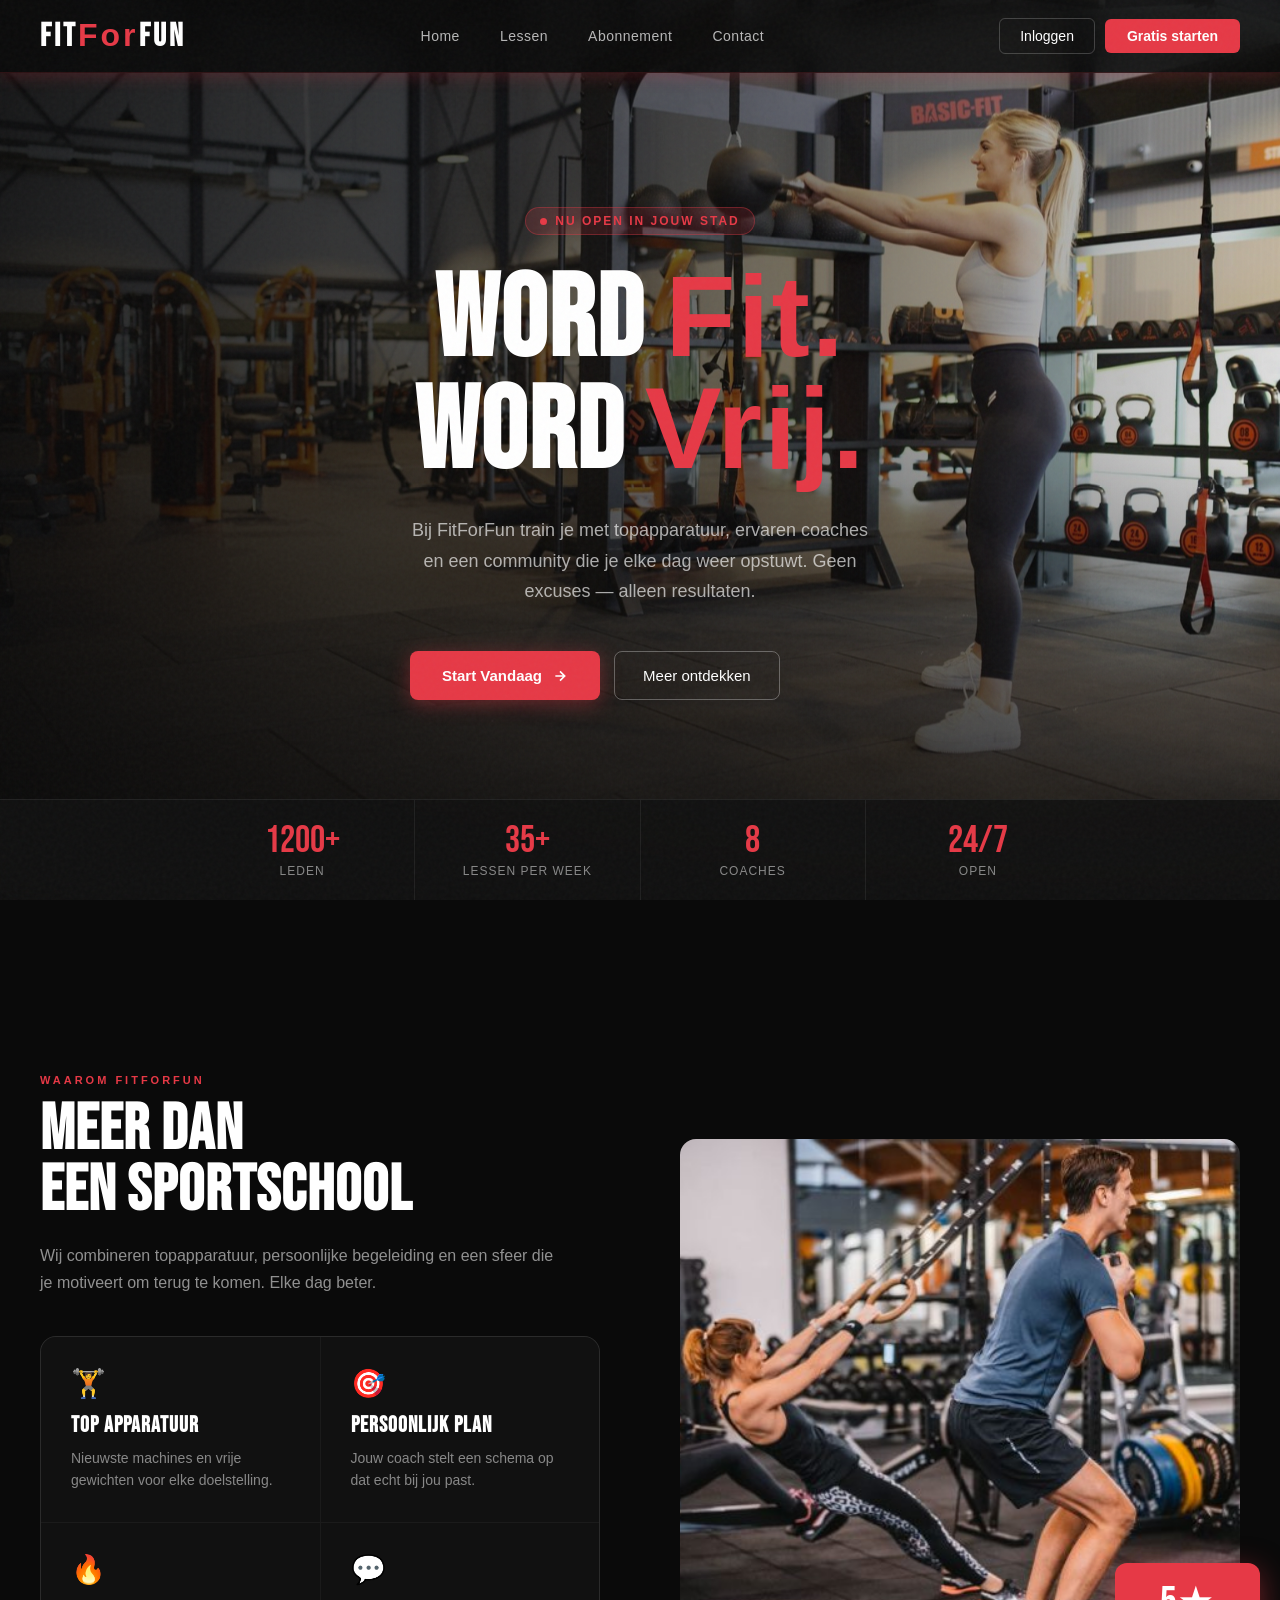
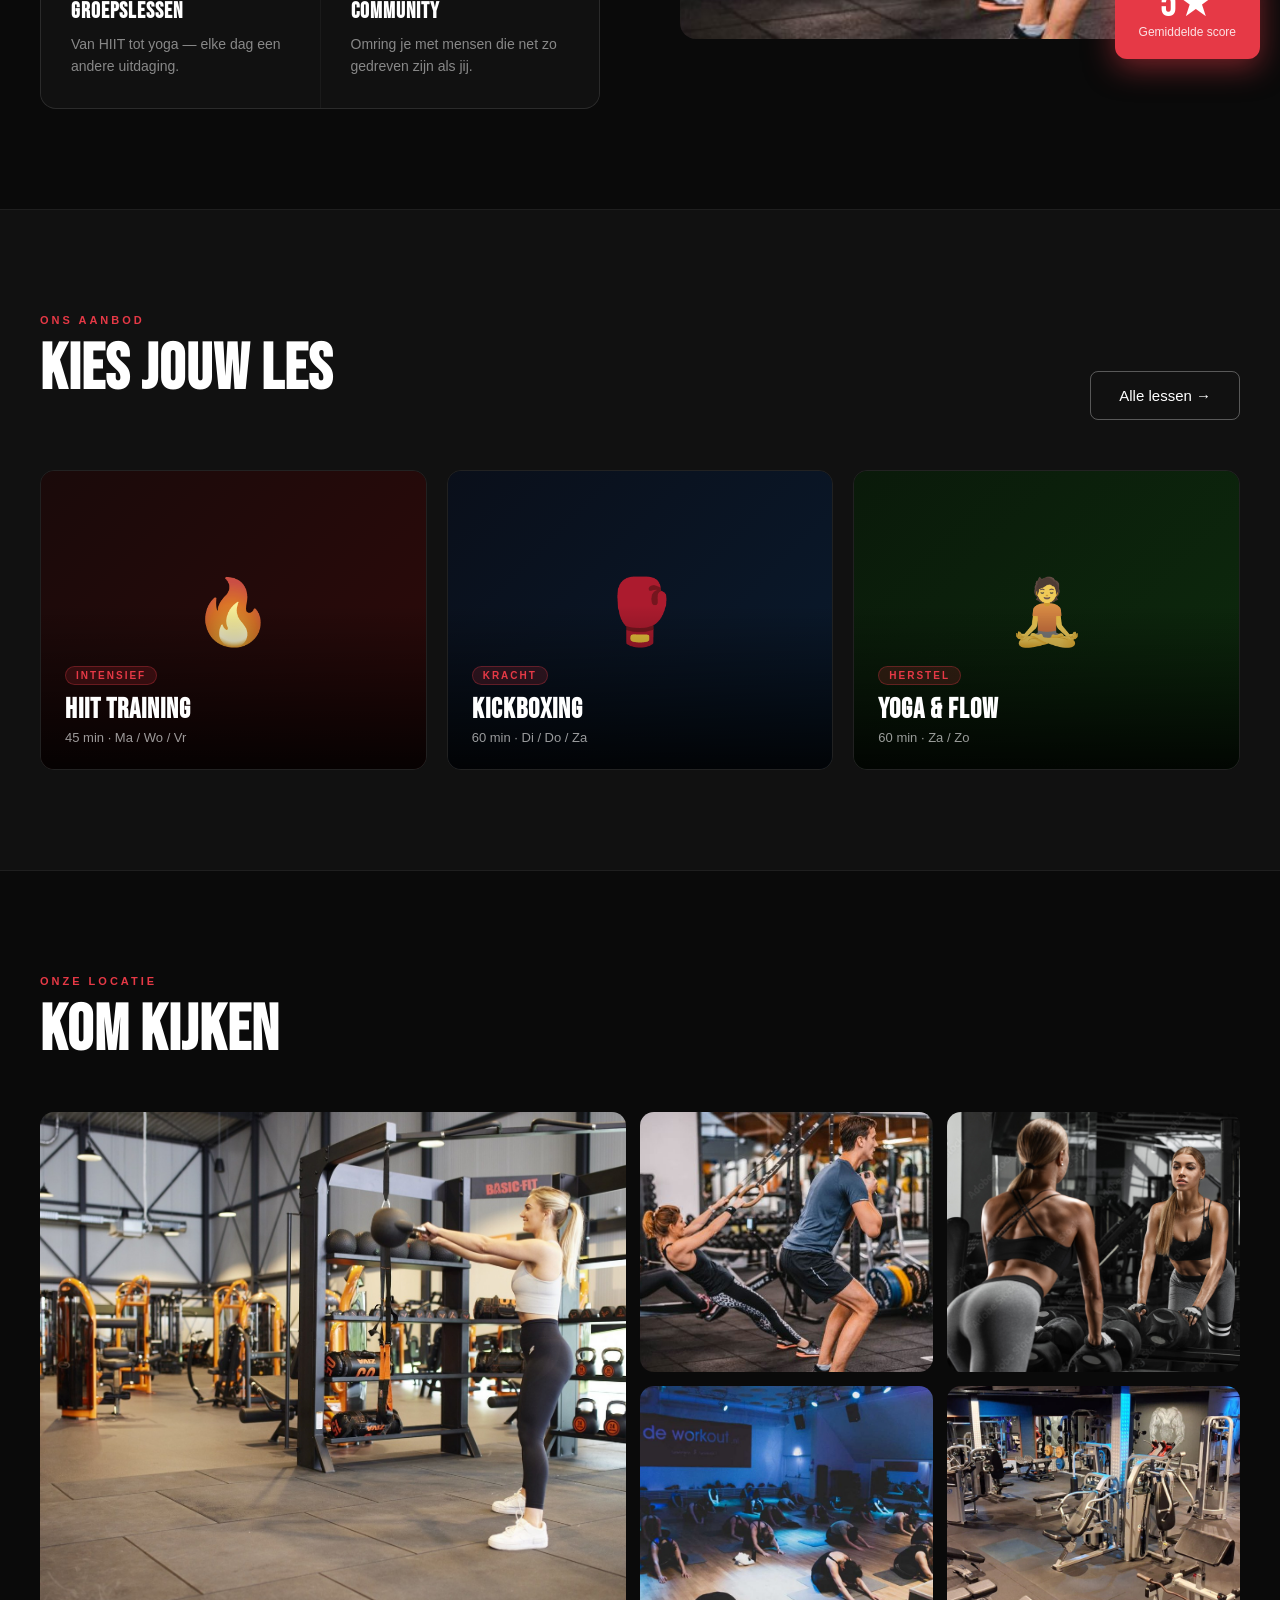
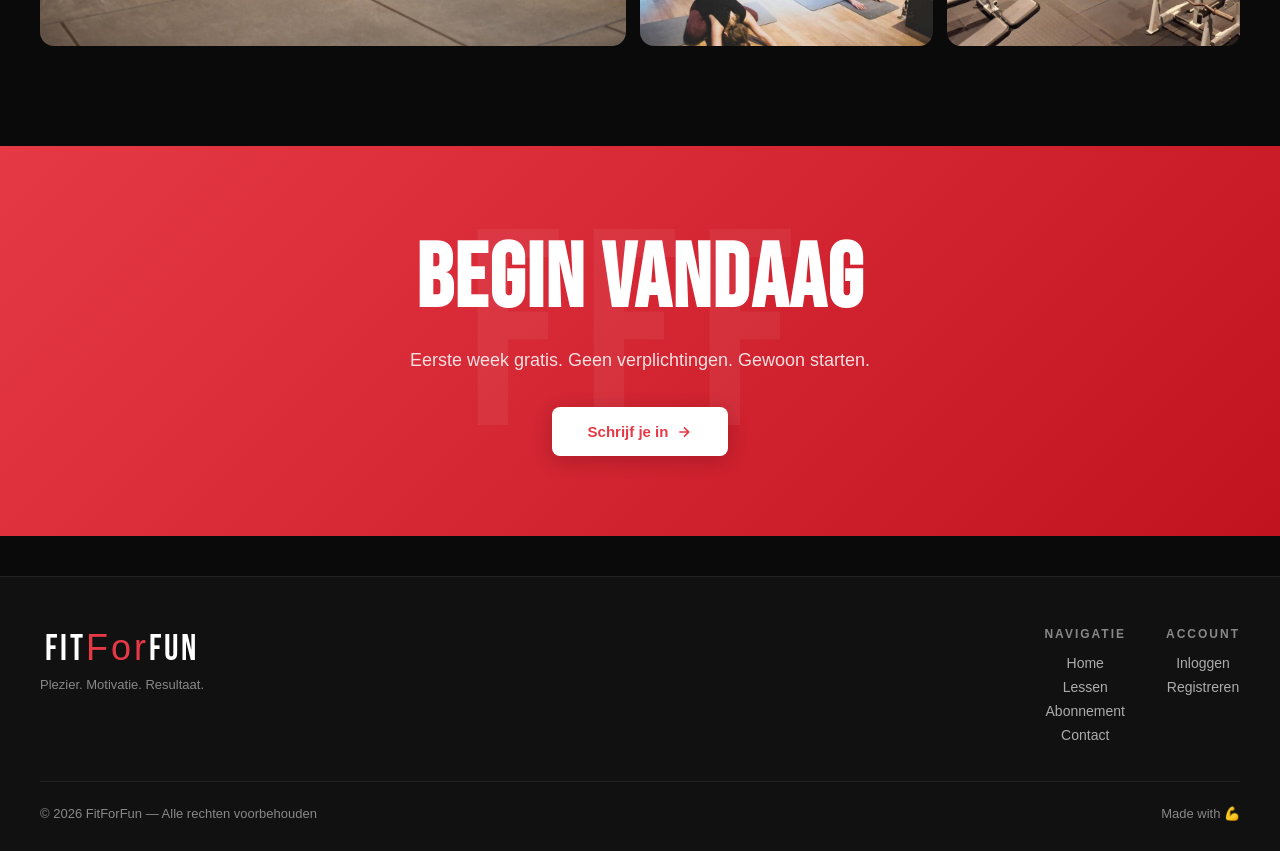
<file: index.html>
<!DOCTYPE html>
<html lang="nl">
<head>
<meta charset="UTF-8">
<meta name="viewport" content="width=device-width, initial-scale=1.0">
<title>FitForFun — Word Fit. Word Vrij.</title>
<link rel="preconnect" href="https://fonts.googleapis.com">
<link rel="preconnect" href="https://fonts.gstatic.com" crossorigin>
<link href="https://fonts.googleapis.com/css2?family=Bebas+Neue&family=DM+Sans:ital,wght@0,300;0,400;0,500;0,700;1,300&display=swap" rel="stylesheet">
<link rel="stylesheet" href="../css/style.css">
<style>

/* ─── RESET & BASE ─── */
*, *::before, *::after {
  margin: 0; padding: 0; box-sizing: border-box;
}

:root {
  --red:    #e63946;
  --red2:   #ff4d5a;
  --dark:   #0a0a0a;
  --dark2:  #111111;
  --dark3:  #1a1a1a;
  --off:    #f0ede8;
  --gray:   #888;
  --font-display: 'Bebas Neue', sans-serif;
  --font-body:    'DM Sans', sans-serif;
}

html { scroll-behavior: smooth; }

body {
  background: var(--dark);
  color: #fff;
  font-family: var(--font-body);
  overflow-x: hidden;
}

/* ─── NOISE TEXTURE OVERLAY ─── */
body::before {
  content: '';
  position: fixed;
  inset: 0;
  background-image: url("data:image/svg+xml,%3Csvg viewBox='0 0 256 256' xmlns='http://www.w3.org/2000/svg'%3E%3Cfilter id='n'%3E%3CfeTurbulence type='fractalNoise' baseFrequency='0.9' numOctaves='4' stitchTiles='stitch'/%3E%3C/filter%3E%3Crect width='100%25' height='100%25' filter='url(%23n)' opacity='1'/%3E%3C/svg%3E");
  opacity: 0.035;
  pointer-events: none;
  z-index: 9999;
}

/* ─── HEADER ─── */
header {
  position: fixed;
  top: 0; left: 0; right: 0;
  z-index: 500;
  display: flex;
  align-items: center;
  justify-content: space-between;
  padding: 18px 40px;
  background: rgba(10,10,10,0.85);
  backdrop-filter: blur(14px);
  -webkit-backdrop-filter: blur(14px);
  border-bottom: 1px solid rgba(230,57,70,0.15);
  animation: slideDown 0.7s ease both;
}

@keyframes slideDown {
  from { transform: translateY(-100%); opacity: 0; }
  to   { transform: translateY(0);     opacity: 1; }
}

.logo {
  font-family: var(--font-display);
  font-size: 32px;
  letter-spacing: 3px;
  color: #fff;
  line-height: 1;
}
.logo span { color: var(--red); }

.nav-links {
  display: flex;
  gap: 8px;
  list-style: none;
}
.nav-links a {
  color: rgba(255,255,255,0.7);
  text-decoration: none;
  font-size: 14px;
  font-weight: 500;
  letter-spacing: 0.5px;
  padding: 8px 16px;
  border-radius: 6px;
  transition: color 0.25s, background 0.25s;
}
.nav-links a:hover { color: #fff; background: rgba(255,255,255,0.06); }

.nav-cta {
  display: flex;
  gap: 10px;
  align-items: center;
}

.btn-ghost {
  color: #fff;
  text-decoration: none;
  font-size: 14px;
  font-weight: 500;
  padding: 9px 20px;
  border: 1px solid rgba(255,255,255,0.2);
  border-radius: 6px;
  transition: border-color 0.25s, background 0.25s;
}
.btn-ghost:hover { border-color: #fff; background: rgba(255,255,255,0.05); }

.btn-red {
  color: #fff;
  text-decoration: none;
  font-size: 14px;
  font-weight: 700;
  padding: 9px 22px;
  background: var(--red);
  border-radius: 6px;
  transition: background 0.2s, transform 0.2s;
}
.btn-red:hover { background: var(--red2); transform: translateY(-1px); }

.burger {
  display: none;
  flex-direction: column;
  gap: 5px;
  cursor: pointer;
  padding: 8px;
}
.burger span {
  display: block;
  width: 24px; height: 2px;
  background: #fff;
  border-radius: 2px;
  transition: 0.3s;
}

/* ─── MOBILE MENU ─── */
.menu {
  position: fixed;
  top: 0; left: -100%;
  width: min(320px, 85vw);
  height: 100vh;
  background: var(--dark2);
  z-index: 1000;
  padding: 90px 30px 30px;
  transition: left 0.4s cubic-bezier(0.77,0,0.18,1);
  border-right: 1px solid rgba(230,57,70,0.15);
}
.menu.active { left: 0; }
.menu a {
  display: block;
  color: rgba(255,255,255,0.8);
  text-decoration: none;
  font-size: 20px;
  font-weight: 500;
  padding: 14px 0;
  border-bottom: 1px solid rgba(255,255,255,0.06);
  transition: color 0.2s, padding-left 0.2s;
}
.menu a:hover { color: var(--red); padding-left: 8px; }

.overlay {
  position: fixed;
  inset: 0;
  background: rgba(0,0,0,0.6);
  z-index: 999;
  opacity: 0;
  pointer-events: none;
  transition: opacity 0.3s;
  backdrop-filter: blur(4px);
}
.overlay.active { opacity: 1; pointer-events: all; }

/* ─── HERO ─── */
.hero {
  position: relative;
  min-height: 100vh;
  display: flex;
  align-items: flex-end;
  overflow: hidden;
}

.hero-bg {
  position: absolute;
  inset: 0;
  background: url("../img/gym.jpg") center/cover no-repeat;
  transform: scale(1.05);
  animation: heroZoom 8s ease-out both;
}
@keyframes heroZoom {
  from { transform: scale(1.12); }
  to   { transform: scale(1.05); }
}

.hero-bg::after {
  content: '';
  position: absolute;
  inset: 0;
  background: linear-gradient(
    to right,
    rgba(10,10,10,0.92) 0%,
    rgba(10,10,10,0.6) 55%,
    rgba(10,10,10,0.1) 100%
  ), linear-gradient(
    to top,
    rgba(10,10,10,0.95) 0%,
    transparent 50%
  );
}

.hero-content {
  position: relative;
  z-index: 2;
  max-width: 720px;
  padding: 0 40px 100px;
  animation: heroFade 1s 0.3s ease both;
}
@keyframes heroFade {
  from { opacity: 0; transform: translateY(30px); }
  to   { opacity: 1; transform: translateY(0); }
}

.hero-tag {
  display: inline-flex;
  align-items: center;
  gap: 8px;
  background: rgba(230,57,70,0.15);
  border: 1px solid rgba(230,57,70,0.35);
  color: var(--red);
  font-size: 12px;
  font-weight: 700;
  letter-spacing: 2px;
  text-transform: uppercase;
  padding: 6px 14px;
  border-radius: 100px;
  margin-bottom: 28px;
}
.hero-tag::before {
  content: '';
  width: 7px; height: 7px;
  background: var(--red);
  border-radius: 50%;
  animation: pulse 1.5s infinite;
}
@keyframes pulse {
  0%, 100% { opacity: 1; transform: scale(1); }
  50%       { opacity: 0.4; transform: scale(0.7); }
}

.hero h1 {
  font-family: var(--font-display);
  font-size: clamp(64px, 9vw, 130px);
  line-height: 0.92;
  letter-spacing: 2px;
  margin-bottom: 28px;
}
.hero h1 .accent { color: var(--red); }

.hero p {
  font-size: 18px;
  font-weight: 300;
  line-height: 1.7;
  color: rgba(255,255,255,0.65);
  max-width: 460px;
  margin-bottom: 44px;
}

.hero-actions {
  display: flex;
  gap: 14px;
  flex-wrap: wrap;
  align-items: center;
}

.btn-primary {
  display: inline-flex;
  align-items: center;
  gap: 10px;
  background: var(--red);
  color: #fff;
  text-decoration: none;
  font-weight: 700;
  font-size: 15px;
  padding: 16px 32px;
  border-radius: 8px;
  transition: background 0.2s, transform 0.2s, box-shadow 0.2s;
  box-shadow: 0 4px 20px rgba(230,57,70,0.4);
}
.btn-primary:hover {
  background: var(--red2);
  transform: translateY(-2px);
  box-shadow: 0 8px 30px rgba(230,57,70,0.55);
}
.btn-primary svg { transition: transform 0.2s; }
.btn-primary:hover svg { transform: translateX(4px); }

.btn-outline {
  display: inline-flex;
  align-items: center;
  gap: 8px;
  border: 1px solid rgba(255,255,255,0.3);
  color: #fff;
  text-decoration: none;
  font-weight: 500;
  font-size: 15px;
  padding: 15px 28px;
  border-radius: 8px;
  transition: border-color 0.2s, background 0.2s;
}
.btn-outline:hover { border-color: #fff; background: rgba(255,255,255,0.06); }

/* hero stats strip */
.hero-stats {
  position: absolute;
  bottom: 0; left: 0; right: 0;
  z-index: 3;
  background: rgba(17,17,17,0.9);
  backdrop-filter: blur(10px);
  border-top: 1px solid rgba(255,255,255,0.07);
  display: flex;
  justify-content: center;
}
.hero-stats-inner {
  display: flex;
  gap: 0;
  max-width: 900px;
  width: 100%;
}
.stat {
  flex: 1;
  text-align: center;
  padding: 22px 20px;
  border-right: 1px solid rgba(255,255,255,0.07);
  animation: heroFade 1s 0.7s ease both;
}
.stat:last-child { border-right: none; }
.stat-num {
  font-family: var(--font-display);
  font-size: 38px;
  color: var(--red);
  line-height: 1;
}
.stat-label {
  font-size: 12px;
  font-weight: 500;
  color: var(--gray);
  letter-spacing: 1px;
  text-transform: uppercase;
  margin-top: 4px;
}

/* ─── SECTION BASE ─── */
section { padding: 100px 40px; }
.section-label {
  display: inline-block;
  font-size: 11px;
  font-weight: 700;
  letter-spacing: 3px;
  text-transform: uppercase;
  color: var(--red);
  margin-bottom: 14px;
}
.section-title {
  font-family: var(--font-display);
  font-size: clamp(40px, 5vw, 72px);
  line-height: 0.95;
  letter-spacing: 1px;
  margin-bottom: 20px;
}
.section-sub {
  font-size: 16px;
  font-weight: 300;
  color: rgba(255,255,255,0.55);
  line-height: 1.7;
  max-width: 520px;
}

/* ─── WHY SECTION ─── */
.why {
  max-width: 1200px;
  margin: 0 auto;
}
.why-grid {
  display: grid;
  grid-template-columns: 1fr 1fr;
  gap: 80px;
  align-items: center;
  margin-top: 70px;
}
.why-text .section-sub { margin-bottom: 40px; }

.features {
  display: grid;
  grid-template-columns: 1fr 1fr;
  gap: 1px;
  background: rgba(255,255,255,0.07);
  border: 1px solid rgba(255,255,255,0.07);
  border-radius: 16px;
  overflow: hidden;
}
.feature {
  background: var(--dark2);
  padding: 30px;
  transition: background 0.3s;
}
.feature:hover { background: var(--dark3); }
.feature-icon {
  font-size: 28px;
  margin-bottom: 12px;
}
.feature h3 {
  font-family: var(--font-display);
  font-size: 22px;
  letter-spacing: 1px;
  margin-bottom: 8px;
}
.feature p {
  font-size: 14px;
  color: var(--gray);
  line-height: 1.6;
}

.why-image {
  position: relative;
}
.why-image img {
  width: 100%;
  height: 500px;
  object-fit: cover;
  border-radius: 16px;
  display: block;
}
.why-image-badge {
  position: absolute;
  bottom: -20px;
  right: -20px;
  background: var(--red);
  color: #fff;
  padding: 20px 24px;
  border-radius: 12px;
  text-align: center;
  box-shadow: 0 8px 30px rgba(230,57,70,0.5);
}
.why-image-badge .big { font-family: var(--font-display); font-size: 42px; line-height: 1; }
.why-image-badge .small { font-size: 12px; font-weight: 500; opacity: 0.85; }

/* ─── CLASSES STRIP ─── */
.classes-section {
  background: var(--dark2);
  border-top: 1px solid rgba(255,255,255,0.06);
  border-bottom: 1px solid rgba(255,255,255,0.06);
}
.classes-inner {
  max-width: 1200px;
  margin: 0 auto;
}
.classes-header {
  display: flex;
  justify-content: space-between;
  align-items: flex-end;
  margin-bottom: 50px;
}
.classes-grid {
  display: grid;
  grid-template-columns: repeat(3, 1fr);
  gap: 20px;
}
.class-card {
  position: relative;
  height: 300px;
  border-radius: 14px;
  overflow: hidden;
  cursor: pointer;
  border: 1px solid rgba(255,255,255,0.07);
}
.class-card-bg {
  position: absolute;
  inset: 0;
  background: var(--dark3);
  transition: transform 0.5s ease;
}
.class-card:hover .class-card-bg { transform: scale(1.06); }
.class-card::after {
  content: '';
  position: absolute;
  inset: 0;
  background: linear-gradient(to top, rgba(0,0,0,0.85) 0%, transparent 55%);
  z-index: 1;
}
.class-card-body {
  position: absolute;
  bottom: 0; left: 0; right: 0;
  z-index: 2;
  padding: 24px;
}
.class-tag {
  display: inline-block;
  font-size: 10px;
  font-weight: 700;
  letter-spacing: 2px;
  text-transform: uppercase;
  color: var(--red);
  background: rgba(230,57,70,0.15);
  border: 1px solid rgba(230,57,70,0.3);
  padding: 3px 10px;
  border-radius: 100px;
  margin-bottom: 8px;
}
.class-card h3 {
  font-family: var(--font-display);
  font-size: 28px;
  letter-spacing: 1px;
  margin-bottom: 4px;
}
.class-card p { font-size: 13px; color: rgba(255,255,255,0.6); }

/* emoji placeholders for class cards */
.class-emoji {
  font-size: 64px;
  position: absolute;
  top: 50%;
  left: 50%;
  transform: translate(-50%, -60%);
  z-index: 0;
  filter: grayscale(0.3);
}

/* ─── GALLERY ─── */
.gallery-section {
  max-width: 1400px;
  margin: 0 auto;
}
.gallery-grid {
  display: grid;
  grid-template-columns: 2fr 1fr 1fr;
  grid-template-rows: 260px 260px;
  gap: 14px;
  margin-top: 50px;
}
.gallery-item {
  border-radius: 14px;
  overflow: hidden;
  position: relative;
}
.gallery-item:first-child { grid-row: 1 / 3; }
.gallery-item img {
  width: 100%;
  height: 100%;
  object-fit: cover;
  display: block;
  transition: transform 0.5s ease;
}
.gallery-item:hover img { transform: scale(1.05); }
.gallery-item::after {
  content: '';
  position: absolute;
  inset: 0;
  background: rgba(230,57,70,0);
  transition: background 0.3s;
}
.gallery-item:hover::after { background: rgba(230,57,70,0.08); }

/* placeholder for missing images */
.gallery-placeholder {
  width: 100%;
  height: 100%;
  background: var(--dark3);
  display: flex;
  align-items: center;
  justify-content: center;
  font-size: 56px;
  transition: transform 0.4s;
}
.gallery-item:hover .gallery-placeholder { transform: scale(1.05); }

/* ─── CTA BANNER ─── */
.cta-banner {
  background: linear-gradient(135deg, var(--red) 0%, #c1121f 100%);
  padding: 80px 40px;
  text-align: center;
  position: relative;
  overflow: hidden;
}
.cta-banner::before {
  content: 'FFF';
  font-family: var(--font-display);
  font-size: 280px;
  position: absolute;
  left: 50%;
  top: 50%;
  transform: translate(-50%,-50%);
  color: rgba(255,255,255,0.06);
  letter-spacing: 20px;
  white-space: nowrap;
  pointer-events: none;
}
.cta-banner h2 {
  font-family: var(--font-display);
  font-size: clamp(48px, 7vw, 96px);
  letter-spacing: 2px;
  margin-bottom: 16px;
  position: relative;
}
.cta-banner p {
  font-size: 18px;
  font-weight: 300;
  opacity: 0.85;
  margin-bottom: 36px;
  position: relative;
}
.btn-white {
  display: inline-flex;
  align-items: center;
  gap: 8px;
  background: #fff;
  color: var(--red);
  font-weight: 700;
  font-size: 15px;
  padding: 16px 36px;
  border-radius: 8px;
  text-decoration: none;
  position: relative;
  transition: transform 0.2s, box-shadow 0.2s;
  box-shadow: 0 4px 20px rgba(0,0,0,0.2);
}
.btn-white:hover { transform: translateY(-2px); box-shadow: 0 8px 30px rgba(0,0,0,0.3); }

/* ─── FOOTER ─── */
footer {
  background: var(--dark2);
  border-top: 1px solid rgba(255,255,255,0.07);
  padding: 50px 40px 30px;
}
.footer-inner {
  max-width: 1200px;
  margin: 0 auto;
  display: flex;
  justify-content: space-between;
  align-items: flex-start;
  gap: 40px;
  flex-wrap: wrap;
  padding-bottom: 30px;
  border-bottom: 1px solid rgba(255,255,255,0.07);
  margin-bottom: 24px;
}
.footer-logo {
  font-family: var(--font-display);
  font-size: 36px;
  letter-spacing: 3px;
}
.footer-logo span { color: var(--red); }
.footer-tagline { color: var(--gray); font-size: 13px; margin-top: 6px; }
.footer-links { display: flex; gap: 40px; flex-wrap: wrap; }
.footer-col h4 { font-size: 12px; font-weight: 700; letter-spacing: 2px; text-transform: uppercase; color: var(--gray); margin-bottom: 14px; }
.footer-col a { display: block; color: rgba(255,255,255,0.65); text-decoration: none; font-size: 14px; margin-bottom: 8px; transition: color 0.2s; }
.footer-col a:hover { color: #fff; }
.footer-bottom {
  max-width: 1200px;
  margin: 0 auto;
  display: flex;
  justify-content: space-between;
  align-items: center;
  font-size: 13px;
  color: var(--gray);
  flex-wrap: wrap;
  gap: 10px;
}

/* ─── RESPONSIVE ─── */
@media (max-width: 900px) {
  .nav-links, .nav-cta { display: none; }
  .burger { display: flex; }
  section { padding: 70px 24px; }
  .why-grid { grid-template-columns: 1fr; gap: 50px; }
  .why-image { display: none; }
  .features { grid-template-columns: 1fr; }
  .classes-grid { grid-template-columns: 1fr; }
  .classes-header { flex-direction: column; align-items: flex-start; gap: 20px; }
  .gallery-grid { grid-template-columns: 1fr 1fr; grid-template-rows: auto; }
  .gallery-item:first-child { grid-row: auto; }
  .hero-content { padding: 0 24px 120px; }
  header { padding: 16px 24px; }
  .hero-stats-inner { flex-direction: row; flex-wrap: wrap; }
  .stat { flex: 1 1 calc(50% - 1px); }
  .footer-inner { flex-direction: column; }
}

@media (max-width: 550px) {
  .hero h1 { font-size: 58px; }
  .gallery-grid { grid-template-columns: 1fr; }
  .hero-actions { flex-direction: column; align-items: flex-start; }
}

</style>
</head>
<body>

<!-- MOBILE OVERLAY -->
<div class="overlay" id="overlay" onclick="closeMenu()"></div>

<!-- MOBILE MENU -->
<nav class="menu" id="menu">
  <a href="lessen.html">Home</a>
  <a href="lessen.html">Lessen</a>
  <a href="#">Abonnement</a>
  <a href="#">Contact</a>
  <a href="../login.php">Inloggen</a>
  <a href="../register.php">Registreren</a>
</nav>

<!-- HEADER -->
<header>
  <div class="logo">Fit<span>For</span>Fun</div>

  <ul class="nav-links">
    <li><a href="lessen.html">Home</a></li>
    <li><a href="lessen.html">Lessen</a></li>
    <li><a href="abonnement.html">Abonnement</a></li> 
    <li><a href="contact.html">Contact</a></li> 
  </ul>

  <div class="nav-cta">
    <a href="../login.php" class="btn-ghost">Inloggen</a>
    <a href="../register.php" class="btn-red">Gratis starten</a>
  </div>

  <div class="burger" id="burgerBtn" onclick="toggleMenu()">
    <span></span><span></span><span></span>
  </div>
</header>


<!-- HERO -->
<section class="hero">
  <div class="hero-bg"></div>

  <div class="hero-content">
    <div class="hero-tag">Nu open in jouw stad</div>

    <h1>Word <span class="accent">Fit.</span><br>Word <span class="accent">Vrij.</span></h1>

    <p>
      Bij FitForFun train je met topapparatuur, ervaren coaches en een
      community die je elke dag weer opstuwt. Geen excuses — alleen resultaten.
    </p>

    <div class="hero-actions">
      <a href="lessen.html" class="btn-primary">
        Start Vandaag
        <svg width="16" height="16" fill="none" stroke="currentColor" stroke-width="2.5" viewBox="0 0 24 24">
          <path d="M5 12h14M12 5l7 7-7 7"/>
        </svg>
      </a>
      <a href="#why" class="btn-outline">Meer ontdekken</a>
    </div>
  </div>

  <div class="hero-stats">
    <div class="hero-stats-inner">
      <div class="stat">
        <div class="stat-num">1200+</div>
        <div class="stat-label">Leden</div>
      </div>
      <div class="stat">
        <div class="stat-num">35+</div>
        <div class="stat-label">Lessen per week</div>
      </div>
      <div class="stat">
        <div class="stat-num">8</div>
        <div class="stat-label">Coaches</div>
      </div>
      <div class="stat">
        <div class="stat-num">24/7</div>
        <div class="stat-label">Open</div>
      </div>
    </div>
  </div>
</section>


<!-- WHY -->
<section id="why">
  <div class="why">
    <div class="why-grid">
      <div class="why-text">
        <span class="section-label">Waarom FitForFun</span>
        <h2 class="section-title">Meer dan<br>een sportschool</h2>
        <p class="section-sub">
          Wij combineren topapparatuur, persoonlijke begeleiding en een
          sfeer die je motiveert om terug te komen. Elke dag beter.
        </p>

        <div class="features">
          <div class="feature">
            <div class="feature-icon">🏋️</div>
            <h3>Top Apparatuur</h3>
            <p>Nieuwste machines en vrije gewichten voor elke doelstelling.</p>
          </div>
          <div class="feature">
            <div class="feature-icon">🎯</div>
            <h3>Persoonlijk Plan</h3>
            <p>Jouw coach stelt een schema op dat echt bij jou past.</p>
          </div>
          <div class="feature">
            <div class="feature-icon">🔥</div>
            <h3>Groepslessen</h3>
            <p>Van HIIT tot yoga — elke dag een andere uitdaging.</p>
          </div>
          <div class="feature">
            <div class="feature-icon">💬</div>
            <h3>Community</h3>
            <p>Omring je met mensen die net zo gedreven zijn als jij.</p>
          </div>
        </div>
      </div>

      <div class="why-image">
        <img src="../img/gym2.jpg" alt="FitForFun training" onerror="this.parentElement.innerHTML='<div style=\'width:100%;height:500px;background:#1a1a1a;border-radius:16px;display:flex;align-items:center;justify-content:center;font-size:80px;\'>🏋️</div>'">
        <div class="why-image-badge">
          <div class="big">5★</div>
          <div class="small">Gemiddelde score</div>
        </div>
      </div>
    </div>
  </div>
</section>


<!-- CLASSES -->
<section class="classes-section">
  <div class="classes-inner">
    <div class="classes-header">
      <div>
        <span class="section-label">Ons aanbod</span>
        <h2 class="section-title">Kies jouw les</h2>
      </div>
      <a href="lessen.html" class="btn-outline">Alle lessen →</a>
    </div>

    <div class="classes-grid">
      <div class="class-card">
        <div class="class-card-bg" style="background:linear-gradient(135deg,#1a0a0a,#2d0a0a)">
          <div class="class-emoji">🔥</div>
        </div>
        <div class="class-card-body">
          <div class="class-tag">Intensief</div>
          <h3>HIIT Training</h3>
          <p>45 min · Ma / Wo / Vr</p>
        </div>
      </div>

      <div class="class-card">
        <div class="class-card-bg" style="background:linear-gradient(135deg,#0a0f1a,#0a1a2d)">
          <div class="class-emoji">🥊</div>
        </div>
        <div class="class-card-body">
          <div class="class-tag">Kracht</div>
          <h3>Kickboxing</h3>
          <p>60 min · Di / Do / Za</p>
        </div>
      </div>

      <div class="class-card">
        <div class="class-card-bg" style="background:linear-gradient(135deg,#0a1a0a,#0d2a0d)">
          <div class="class-emoji">🧘</div>
        </div>
        <div class="class-card-body">
          <div class="class-tag">Herstel</div>
          <h3>Yoga & Flow</h3>
          <p>60 min · Za / Zo</p>
        </div>
      </div>
    </div>
  </div>
</section>


<!-- GALLERY -->
<section>
  <div class="gallery-section">
    <span class="section-label">Onze locatie</span>
    <h2 class="section-title">Kom kijken</h2>

    <div class="gallery-grid">
      <div class="gallery-item">
        <img src="../img/gym.jpg" alt="Gym vloer"
          onerror="this.outerHTML='<div class=\'gallery-placeholder\'>🏋️</div>'">
      </div>
      <div class="gallery-item">
        <img src="../img/gym2.jpg" alt="Training"
          onerror="this.outerHTML='<div class=\'gallery-placeholder\'>💪</div>'">
      </div>
      <div class="gallery-item">
        <img src="../img/gym3.jpg" alt="Apparatuur"
          onerror="this.outerHTML='<div class=\'gallery-placeholder\'>🔩</div>'">
      </div>
      <div class="gallery-item">
        <img src="../img/gym4.jpg" alt="Kleedkamer"
          onerror="this.outerHTML='<div class=\'gallery-placeholder\'>🚿</div>'">
      </div>
      <div class="gallery-item">
        <img src="../img/gym5.jpg" alt="Sfeer"
          onerror="this.outerHTML='<div class=\'gallery-placeholder\'>🔥</div>'">
      </div>
    </div>
  </div>
</section>


<!-- CTA BANNER -->
<section class="cta-banner">
  <h2>Begin Vandaag</h2>
  <p>Eerste week gratis. Geen verplichtingen. Gewoon starten.</p>
  <a href="../register.php" class="btn-white">
    Schrijf je in
    <svg width="16" height="16" fill="none" stroke="currentColor" stroke-width="2.5" viewBox="0 0 24 24">
      <path d="M5 12h14M12 5l7 7-7 7"/>
    </svg>
  </a>
</section>


<!-- FOOTER -->
<footer>
  <div class="footer-inner">
    <div>
      <div class="footer-logo">Fit<span>For</span>Fun</div>
      <div class="footer-tagline">Plezier. Motivatie. Resultaat.</div>
    </div>
    <div class="footer-links">
      <div class="footer-col">
        <h4>Navigatie</h4>
        <a href="lessen.html">Home</a>
        <a href="lessen.html">Lessen</a>
        <a href="#">Abonnement</a>
        <a href="#">Contact</a>
      </div>
      <div class="footer-col">
        <h4>Account</h4>
        <a href="../login.php">Inloggen</a>
        <a href="../register.php">Registreren</a>
      </div>
    </div>
  </div>
  <div class="footer-bottom">
    <span>© 2026 FitForFun — Alle rechten voorbehouden</span>
    <span>Made with 💪</span>
  </div>
</footer>


<script>
  function toggleMenu() {
    document.getElementById('menu').classList.toggle('active');
    document.getElementById('overlay').classList.toggle('active');
  }
  function closeMenu() {
    document.getElementById('menu').classList.remove('active');
    document.getElementById('overlay').classList.remove('active');
  }

  // Fade-in on scroll
  const observer = new IntersectionObserver((entries) => {
    entries.forEach(e => {
      if (e.isIntersecting) {
        e.target.style.opacity = '1';
        e.target.style.transform = 'translateY(0)';
      }
    });
  }, { threshold: 0.1 });

  document.querySelectorAll('.feature, .class-card, .gallery-item, .stat').forEach(el => {
    el.style.cssText += 'opacity:0;transform:translateY(24px);transition:opacity 0.6s ease,transform 0.6s ease;';
    observer.observe(el);
  });
</script>

</body>
</html>
</file>
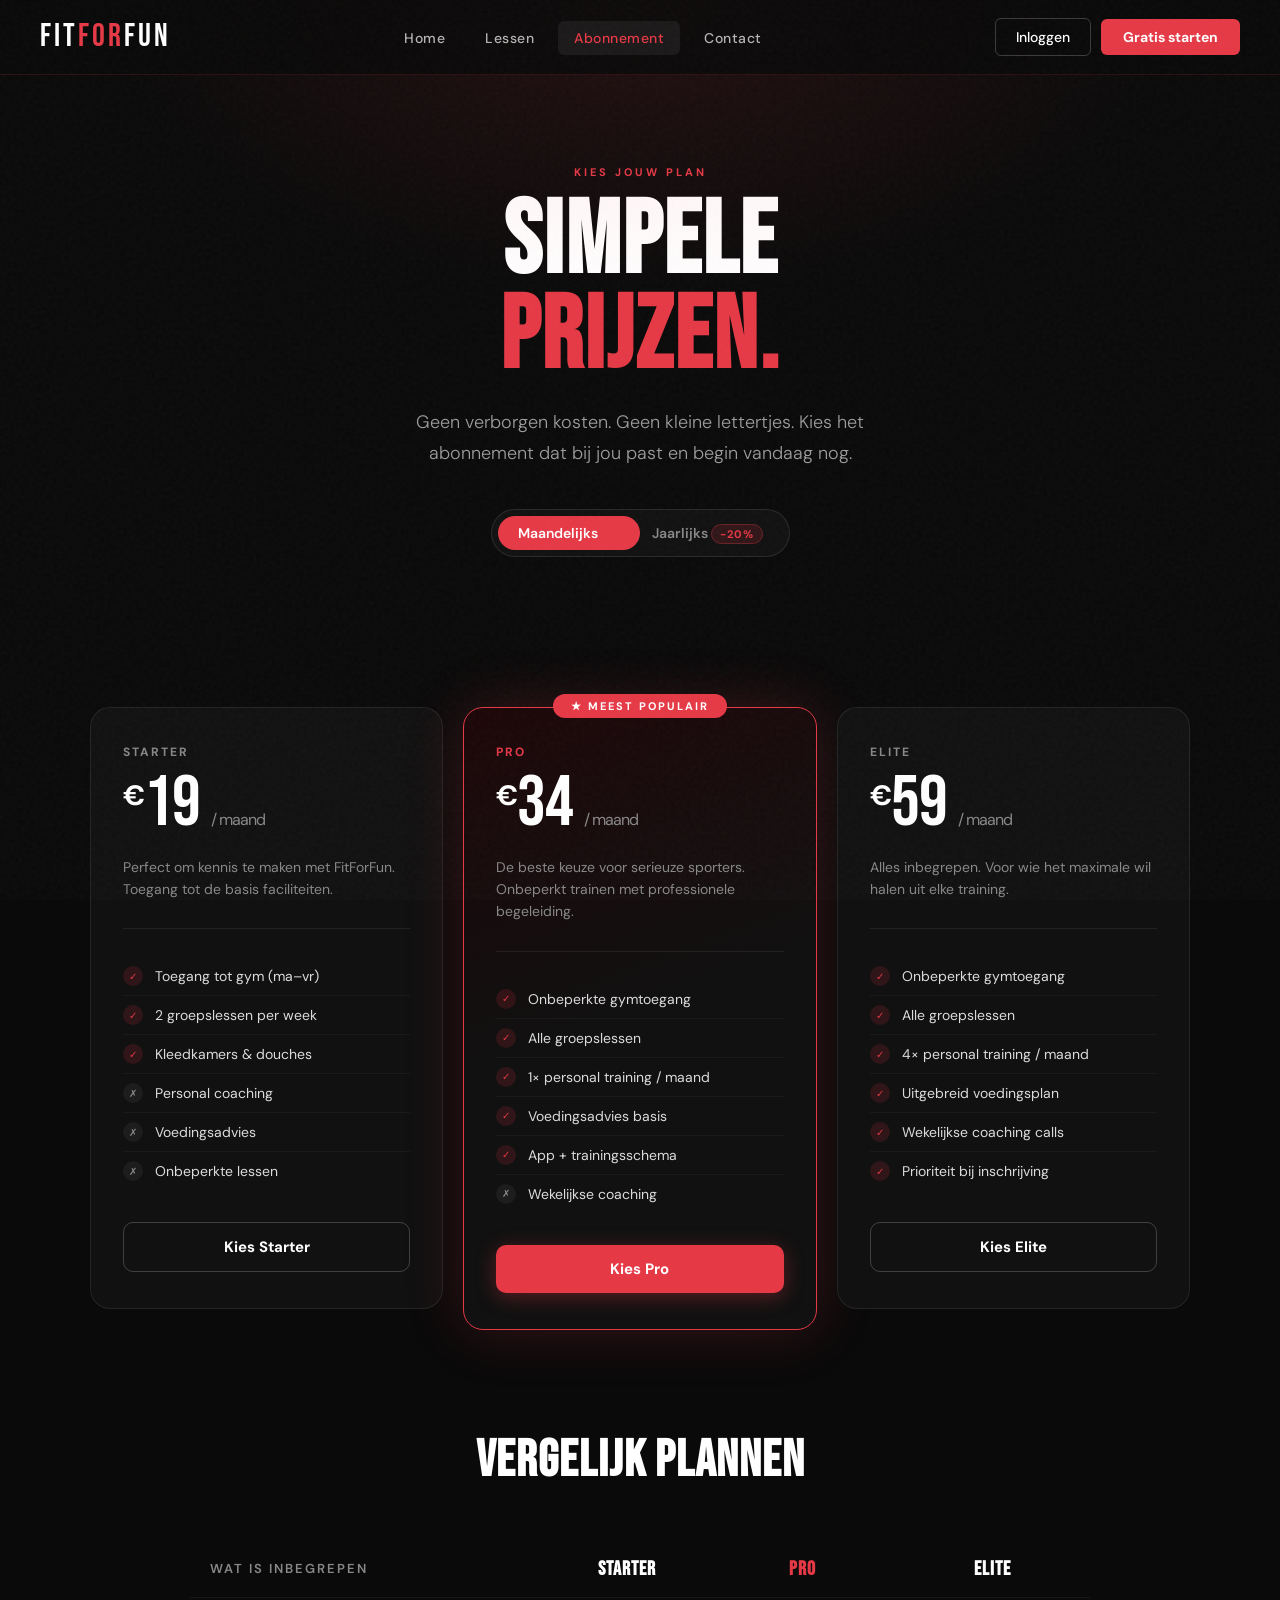
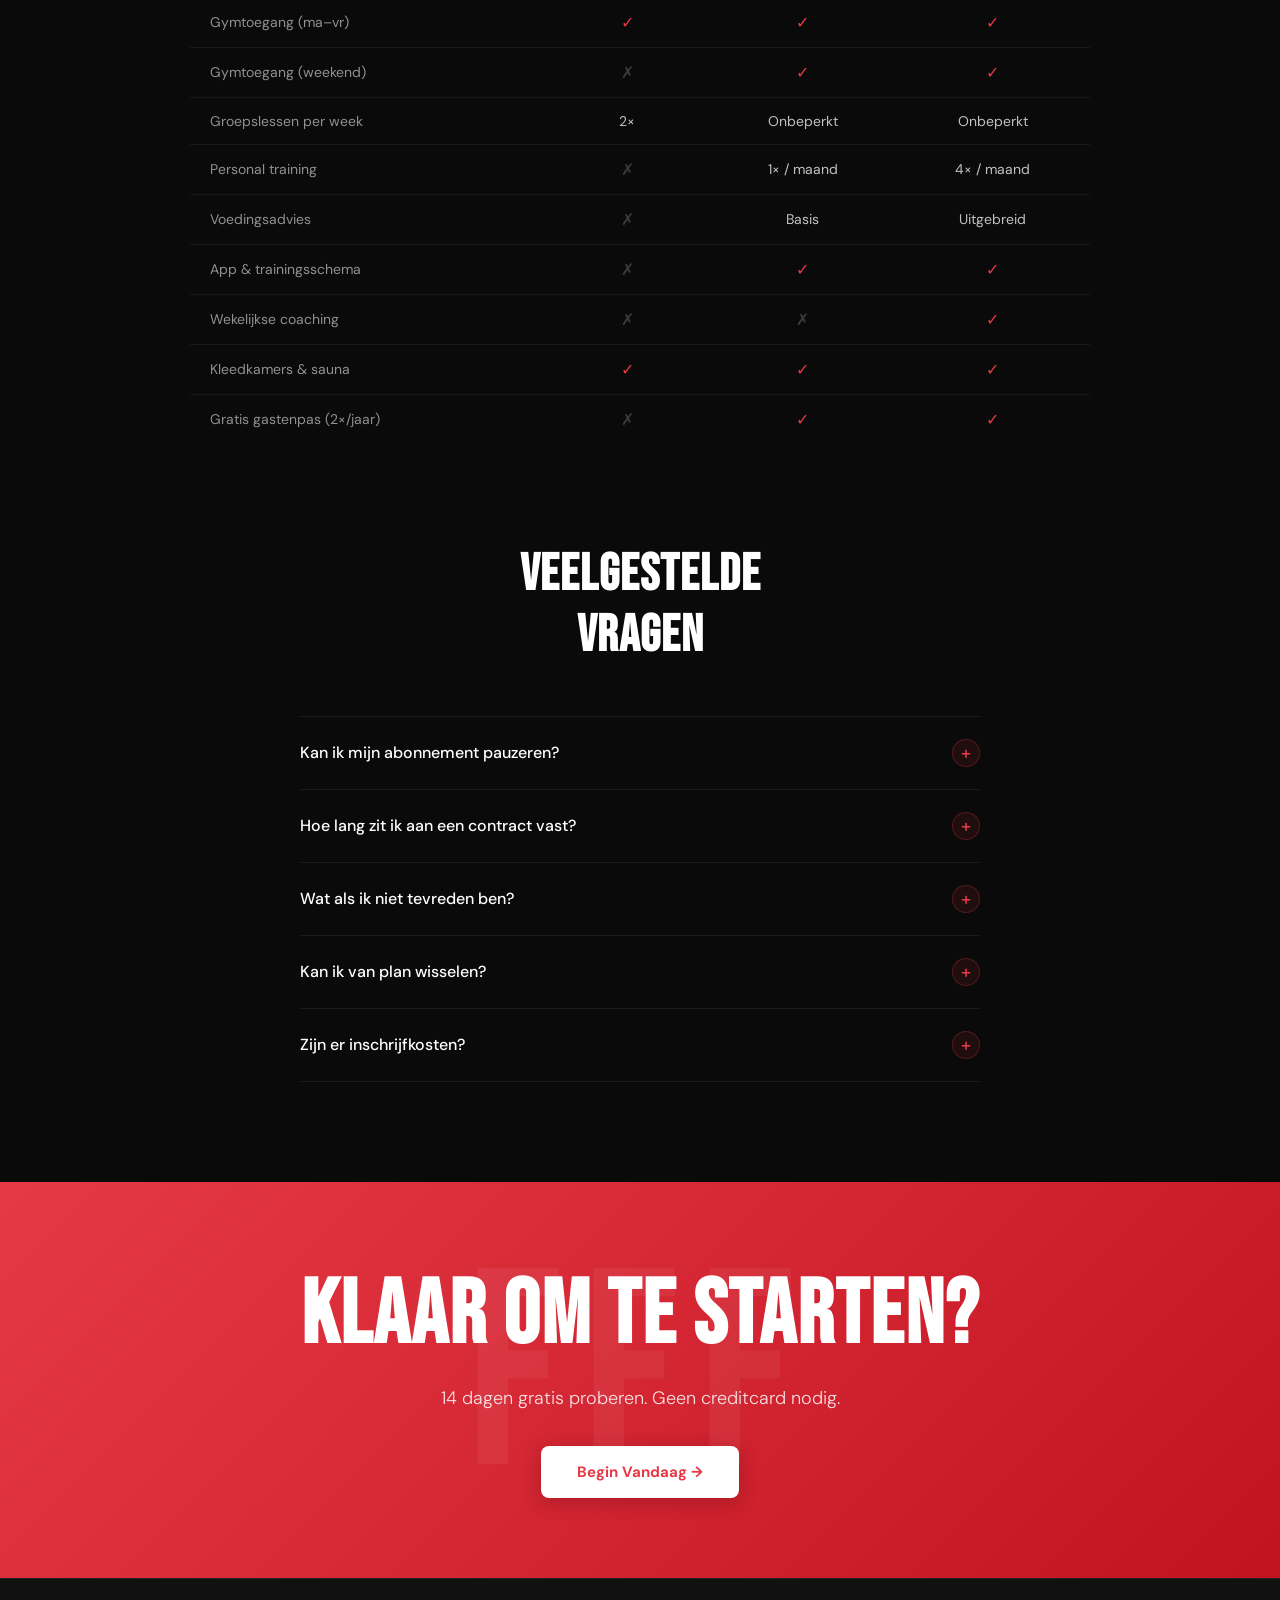
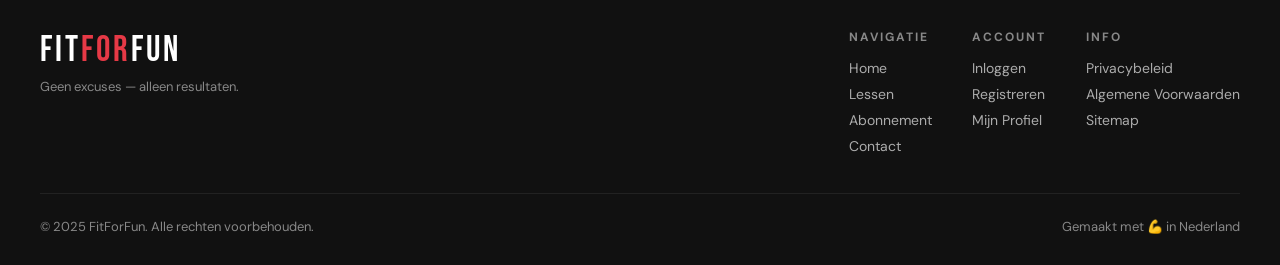
<file: abonnement.html>
<!DOCTYPE html>
<html lang="nl">
<head>
<meta charset="UTF-8">
<meta name="viewport" content="width=device-width, initial-scale=1.0">
<title>FitForFun — Abonnement</title>
<link rel="preconnect" href="https://fonts.googleapis.com">
<link rel="preconnect" href="https://fonts.gstatic.com" crossorigin>
<link href="https://fonts.googleapis.com/css2?family=Bebas+Neue&family=DM+Sans:ital,wght@0,300;0,400;0,500;0,700;1,300&display=swap" rel="stylesheet">
<style>
*, *::before, *::after { margin: 0; padding: 0; box-sizing: border-box; }
:root {
  --red: #e63946;
  --red2: #ff4d5a;
  --dark: #0a0a0a;
  --dark2: #111111;
  --dark3: #1a1a1a;
  --gray: #888;
  --font-display: 'Bebas Neue', sans-serif;
  --font-body: 'DM Sans', sans-serif;
}
html { scroll-behavior: smooth; }
body { background: var(--dark); color: #fff; font-family: var(--font-body); overflow-x: hidden; }
body::before {
  content: '';
  position: fixed;
  inset: 0;
  background-image: url("data:image/svg+xml,%3Csvg viewBox='0 0 256 256' xmlns='http://www.w3.org/2000/svg'%3E%3Cfilter id='n'%3E%3CfeTurbulence type='fractalNoise' baseFrequency='0.9' numOctaves='4' stitchTiles='stitch'/%3E%3C/filter%3E%3Crect width='100%25' height='100%25' filter='url(%23n)' opacity='1'/%3E%3C/svg%3E");
  opacity: 0.035;
  pointer-events: none;
  z-index: 9999;
}

/* HEADER */
header {
  position: fixed;
  top: 0; left: 0; right: 0;
  z-index: 500;
  display: flex;
  align-items: center;
  justify-content: space-between;
  padding: 18px 40px;
  background: rgba(10,10,10,0.85);
  backdrop-filter: blur(14px);
  border-bottom: 1px solid rgba(230,57,70,0.15);
  animation: slideDown 0.7s ease both;
}
@keyframes slideDown {
  from { transform: translateY(-100%); opacity: 0; }
  to   { transform: translateY(0); opacity: 1; }
}
.logo { font-family: var(--font-display); font-size: 32px; letter-spacing: 3px; color: #fff; line-height: 1; text-decoration: none; }
.logo span { color: var(--red); }
.nav-links { display: flex; gap: 8px; list-style: none; }
.nav-links a { color: rgba(255,255,255,0.7); text-decoration: none; font-size: 14px; font-weight: 500; letter-spacing: 0.5px; padding: 8px 16px; border-radius: 6px; transition: color 0.25s, background 0.25s; }
.nav-links a:hover, .nav-links a.active { color: #fff; background: rgba(255,255,255,0.06); }
.nav-links a.active { color: var(--red); }
.nav-cta { display: flex; gap: 10px; align-items: center; }
.btn-ghost { color: #fff; text-decoration: none; font-size: 14px; font-weight: 500; padding: 9px 20px; border: 1px solid rgba(255,255,255,0.2); border-radius: 6px; transition: border-color 0.25s, background 0.25s; }
.btn-ghost:hover { border-color: #fff; background: rgba(255,255,255,0.05); }
.btn-red { color: #fff; text-decoration: none; font-size: 14px; font-weight: 700; padding: 9px 22px; background: var(--red); border-radius: 6px; transition: background 0.2s, transform 0.2s; }
.btn-red:hover { background: var(--red2); transform: translateY(-1px); }
.burger { display: none; flex-direction: column; gap: 5px; cursor: pointer; padding: 8px; background: none; border: none; }
.burger span { display: block; width: 24px; height: 2px; background: #fff; border-radius: 2px; transition: 0.3s; }

/* MOBILE MENU */
.menu { position: fixed; top: 0; left: -100%; width: min(320px,85vw); height: 100vh; background: var(--dark2); z-index: 1000; padding: 90px 30px 30px; transition: left 0.4s cubic-bezier(0.77,0,0.18,1); border-right: 1px solid rgba(230,57,70,0.15); }
.menu.active { left: 0; }
.menu a { display: block; color: rgba(255,255,255,0.8); text-decoration: none; font-size: 20px; font-weight: 500; padding: 14px 0; border-bottom: 1px solid rgba(255,255,255,0.06); transition: color 0.2s, padding-left 0.2s; }
.menu a:hover { color: var(--red); padding-left: 8px; }
.overlay { position: fixed; inset: 0; background: rgba(0,0,0,0.6); z-index: 999; opacity: 0; pointer-events: none; transition: opacity 0.3s; backdrop-filter: blur(4px); }
.overlay.active { opacity: 1; pointer-events: all; }

/* PAGE HERO */
.page-hero {
  padding: 160px 40px 80px;
  text-align: center;
  position: relative;
  overflow: hidden;
}
.page-hero::before {
  content: '';
  position: absolute;
  inset: 0;
  background: radial-gradient(ellipse 60% 60% at 50% 0%, rgba(230,57,70,0.12) 0%, transparent 70%);
  pointer-events: none;
}
.page-hero .section-label {
  display: inline-block;
  font-size: 11px;
  font-weight: 700;
  letter-spacing: 3px;
  text-transform: uppercase;
  color: var(--red);
  margin-bottom: 16px;
}
.page-hero h1 {
  font-family: var(--font-display);
  font-size: clamp(56px, 8vw, 110px);
  line-height: 0.93;
  letter-spacing: 2px;
  margin-bottom: 22px;
}
.page-hero h1 span { color: var(--red); }
.page-hero p {
  font-size: 18px;
  font-weight: 300;
  color: rgba(255,255,255,0.6);
  max-width: 520px;
  margin: 0 auto 40px;
  line-height: 1.7;
}

/* TOGGLE */
.billing-toggle {
  display: inline-flex;
  align-items: center;
  gap: 14px;
  background: var(--dark2);
  border: 1px solid rgba(255,255,255,0.1);
  border-radius: 100px;
  padding: 6px;
  margin-bottom: 70px;
  position: relative;
}
.billing-toggle input { display: none; }
.toggle-option {
  font-size: 14px;
  font-weight: 600;
  padding: 8px 20px;
  border-radius: 100px;
  cursor: pointer;
  transition: color 0.3s;
  color: var(--gray);
  user-select: none;
  position: relative;
  z-index: 1;
}
.toggle-option.active { color: #fff; }
.toggle-bg {
  position: absolute;
  left: 6px;
  top: 6px;
  height: calc(100% - 12px);
  width: calc(50% - 6px);
  background: var(--red);
  border-radius: 100px;
  transition: left 0.3s cubic-bezier(0.77,0,0.18,1);
}
.toggle-bg.right { left: calc(50%); }
.save-badge {
  font-size: 11px;
  font-weight: 700;
  background: rgba(230,57,70,0.15);
  color: var(--red);
  border: 1px solid rgba(230,57,70,0.3);
  border-radius: 100px;
  padding: 2px 8px;
  letter-spacing: 1px;
}

/* PRICING SECTION */
.pricing-section {
  padding: 0 40px 100px;
}
.pricing-grid {
  max-width: 1100px;
  margin: 0 auto;
  display: grid;
  grid-template-columns: repeat(3, 1fr);
  gap: 20px;
  align-items: start;
}

.plan-card {
  background: var(--dark2);
  border: 1px solid rgba(255,255,255,0.08);
  border-radius: 20px;
  padding: 36px 32px;
  position: relative;
  transition: border-color 0.3s, transform 0.3s;
  animation: fadeUp 0.6s ease both;
}
.plan-card:nth-child(1) { animation-delay: 0.1s; }
.plan-card:nth-child(2) { animation-delay: 0.2s; }
.plan-card:nth-child(3) { animation-delay: 0.3s; }
@keyframes fadeUp {
  from { opacity: 0; transform: translateY(30px); }
  to   { opacity: 1; transform: translateY(0); }
}
.plan-card:hover { border-color: rgba(230,57,70,0.4); transform: translateY(-4px); }
.plan-card.featured {
  background: linear-gradient(160deg, #1c0608 0%, var(--dark2) 50%);
  border-color: var(--red);
  transform: scale(1.04);
  box-shadow: 0 0 60px rgba(230,57,70,0.2);
}
.plan-card.featured:hover { transform: scale(1.04) translateY(-4px); }

.popular-badge {
  position: absolute;
  top: -14px;
  left: 50%;
  transform: translateX(-50%);
  background: var(--red);
  color: #fff;
  font-size: 11px;
  font-weight: 700;
  letter-spacing: 2px;
  text-transform: uppercase;
  padding: 5px 18px;
  border-radius: 100px;
  white-space: nowrap;
}

.plan-name {
  font-size: 12px;
  font-weight: 700;
  letter-spacing: 2px;
  text-transform: uppercase;
  color: var(--gray);
  margin-bottom: 8px;
}
.plan-card.featured .plan-name { color: var(--red); }

.plan-price {
  font-family: var(--font-display);
  font-size: 72px;
  line-height: 1;
  letter-spacing: -1px;
  margin-bottom: 4px;
}
.plan-price sup { font-size: 28px; vertical-align: top; margin-top: 14px; display: inline-block; font-family: var(--font-body); font-weight: 700; }
.plan-price .period { font-family: var(--font-body); font-size: 16px; font-weight: 400; color: var(--gray); }
.plan-price-yearly { display: none; }

.plan-desc {
  font-size: 14px;
  color: var(--gray);
  line-height: 1.6;
  margin: 16px 0 28px;
  padding-bottom: 28px;
  border-bottom: 1px solid rgba(255,255,255,0.07);
}

.plan-features { list-style: none; margin-bottom: 32px; }
.plan-features li {
  display: flex;
  align-items: center;
  gap: 12px;
  font-size: 14px;
  padding: 9px 0;
  border-bottom: 1px solid rgba(255,255,255,0.04);
  color: rgba(255,255,255,0.85);
}
.plan-features li:last-child { border-bottom: none; }
.plan-features li .check {
  width: 20px; height: 20px;
  border-radius: 50%;
  background: rgba(230,57,70,0.15);
  display: flex; align-items: center; justify-content: center;
  flex-shrink: 0;
  font-size: 10px;
  color: var(--red);
}
.plan-features li .cross {
  width: 20px; height: 20px;
  border-radius: 50%;
  background: rgba(255,255,255,0.05);
  display: flex; align-items: center; justify-content: center;
  flex-shrink: 0;
  font-size: 10px;
  color: var(--gray);
}
.plan-features li.muted { color: var(--gray); }

.btn-plan {
  display: block;
  text-align: center;
  padding: 14px;
  border-radius: 10px;
  font-weight: 700;
  font-size: 15px;
  text-decoration: none;
  transition: all 0.2s;
  cursor: pointer;
  border: none;
  width: 100%;
}
.btn-plan-outline {
  background: transparent;
  border: 1px solid rgba(255,255,255,0.2);
  color: #fff;
}
.btn-plan-outline:hover { border-color: #fff; background: rgba(255,255,255,0.05); }
.btn-plan-red {
  background: var(--red);
  color: #fff;
  box-shadow: 0 4px 20px rgba(230,57,70,0.35);
}
.btn-plan-red:hover { background: var(--red2); transform: translateY(-1px); box-shadow: 0 8px 30px rgba(230,57,70,0.5); }

/* COMPARE TABLE */
.compare-section {
  padding: 0 40px 100px;
}
.compare-inner {
  max-width: 900px;
  margin: 0 auto;
}
.compare-title {
  font-family: var(--font-display);
  font-size: clamp(36px, 4vw, 56px);
  letter-spacing: 1px;
  text-align: center;
  margin-bottom: 50px;
}
.compare-table {
  width: 100%;
  border-collapse: collapse;
}
.compare-table thead th {
  padding: 16px 20px;
  text-align: center;
  font-family: var(--font-display);
  font-size: 20px;
  letter-spacing: 1px;
}
.compare-table thead th:first-child { text-align: left; color: var(--gray); font-size: 13px; font-family: var(--font-body); font-weight: 600; letter-spacing: 2px; text-transform: uppercase; }
.compare-table thead th.highlight { color: var(--red); }
.compare-table tbody tr { border-top: 1px solid rgba(255,255,255,0.06); }
.compare-table tbody tr:hover { background: rgba(255,255,255,0.02); }
.compare-table td {
  padding: 14px 20px;
  text-align: center;
  font-size: 14px;
  color: rgba(255,255,255,0.75);
}
.compare-table td:first-child { text-align: left; color: rgba(255,255,255,0.55); font-size: 14px; }
.compare-table td .yes { color: var(--red); font-size: 16px; }
.compare-table td .no { color: rgba(255,255,255,0.2); font-size: 16px; }

/* FAQ */
.faq-section {
  padding: 0 40px 100px;
  max-width: 760px;
  margin: 0 auto;
}
.faq-title {
  font-family: var(--font-display);
  font-size: clamp(36px, 4vw, 56px);
  letter-spacing: 1px;
  text-align: center;
  margin-bottom: 50px;
}
.faq-item {
  border-top: 1px solid rgba(255,255,255,0.07);
  overflow: hidden;
}
.faq-item:last-child { border-bottom: 1px solid rgba(255,255,255,0.07); }
.faq-q {
  width: 100%;
  background: none;
  border: none;
  color: #fff;
  text-align: left;
  padding: 22px 0;
  font-size: 16px;
  font-weight: 500;
  font-family: var(--font-body);
  cursor: pointer;
  display: flex;
  justify-content: space-between;
  align-items: center;
  gap: 20px;
}
.faq-q:hover { color: var(--red); }
.faq-icon {
  width: 28px; height: 28px;
  border-radius: 50%;
  background: rgba(230,57,70,0.1);
  border: 1px solid rgba(230,57,70,0.25);
  display: flex; align-items: center; justify-content: center;
  flex-shrink: 0;
  font-size: 18px;
  color: var(--red);
  transition: transform 0.3s, background 0.3s;
}
.faq-item.open .faq-icon { transform: rotate(45deg); background: var(--red); color: #fff; }
.faq-a {
  max-height: 0;
  overflow: hidden;
  transition: max-height 0.4s ease, padding 0.3s;
  font-size: 15px;
  color: rgba(255,255,255,0.55);
  line-height: 1.7;
}
.faq-item.open .faq-a { max-height: 200px; padding-bottom: 22px; }

/* CTA BANNER */
.cta-banner {
  background: linear-gradient(135deg, var(--red) 0%, #c1121f 100%);
  padding: 80px 40px;
  text-align: center;
  position: relative;
  overflow: hidden;
}
.cta-banner::before { content: 'FFF'; font-family: var(--font-display); font-size: 280px; position: absolute; left: 50%; top: 50%; transform: translate(-50%,-50%); color: rgba(255,255,255,0.06); letter-spacing: 20px; white-space: nowrap; pointer-events: none; }
.cta-banner h2 { font-family: var(--font-display); font-size: clamp(48px, 7vw, 96px); letter-spacing: 2px; margin-bottom: 16px; position: relative; }
.cta-banner p { font-size: 18px; font-weight: 300; opacity: 0.85; margin-bottom: 36px; position: relative; }
.btn-white { display: inline-flex; align-items: center; gap: 8px; background: #fff; color: var(--red); font-weight: 700; font-size: 15px; padding: 16px 36px; border-radius: 8px; text-decoration: none; position: relative; transition: transform 0.2s, box-shadow 0.2s; box-shadow: 0 4px 20px rgba(0,0,0,0.2); }
.btn-white:hover { transform: translateY(-2px); box-shadow: 0 8px 30px rgba(0,0,0,0.3); }

/* FOOTER */
footer { background: var(--dark2); border-top: 1px solid rgba(255,255,255,0.07); padding: 50px 40px 30px; }
.footer-inner { max-width: 1200px; margin: 0 auto; display: flex; justify-content: space-between; align-items: flex-start; gap: 40px; flex-wrap: wrap; padding-bottom: 30px; border-bottom: 1px solid rgba(255,255,255,0.07); margin-bottom: 24px; }
.footer-logo { font-family: var(--font-display); font-size: 36px; letter-spacing: 3px; }
.footer-logo span { color: var(--red); }
.footer-tagline { color: var(--gray); font-size: 13px; margin-top: 6px; }
.footer-links { display: flex; gap: 40px; flex-wrap: wrap; }
.footer-col h4 { font-size: 12px; font-weight: 700; letter-spacing: 2px; text-transform: uppercase; color: var(--gray); margin-bottom: 14px; }
.footer-col a { display: block; color: rgba(255,255,255,0.65); text-decoration: none; font-size: 14px; margin-bottom: 8px; transition: color 0.2s; }
.footer-col a:hover { color: #fff; }
.footer-bottom { max-width: 1200px; margin: 0 auto; display: flex; justify-content: space-between; align-items: center; font-size: 13px; color: var(--gray); flex-wrap: wrap; gap: 10px; }

/* RESPONSIVE */
@media (max-width: 900px) {
  .nav-links, .nav-cta { display: none; }
  .burger { display: flex; }
  .pricing-grid { grid-template-columns: 1fr; gap: 16px; }
  .plan-card.featured { transform: scale(1); }
  .plan-card.featured:hover { transform: translateY(-4px); }
  .compare-section { overflow-x: auto; }
  header { padding: 16px 24px; }
  .page-hero, .pricing-section, .compare-section, .faq-section { padding-left: 24px; padding-right: 24px; }
  .footer-inner { flex-direction: column; }
}
</style>
</head>
<body>

<header>
  <a href="index.html" class="logo">FIT<span>FOR</span>FUN</a>
  <nav>
    <ul class="nav-links">
      <li><a href="index.html">Home</a></li>
      <li><a href="lessen.html">Lessen</a></li>
      <li><a href="abonnement.html" class="active">Abonnement</a></li>
      <li><a href="contact.html">Contact</a></li>
    </ul>
  </nav>
  <div class="nav-cta">
    <a href="login.php" class="btn-ghost">Inloggen</a>
    <a href="register.php" class="btn-red">Gratis starten</a>
  </div>
  <button class="burger" id="burgerBtn" aria-label="Menu">
    <span></span><span></span><span></span>
  </button>
</header>

<div class="menu" id="mobileMenu">
  <a href="index.html">Home</a>
  <a href="lessen.html">Lessen</a>
  <a href="abonnement.html">Abonnement</a>
  <a href="contact.html">Contact</a>
  <a href="login.php">Inloggen</a>
  <a href="register.php" style="color:var(--red)">Gratis starten →</a>
</div>
<div class="overlay" id="overlay"></div>

<!-- PAGE HERO -->
<section class="page-hero">
  <div class="section-label">Kies jouw plan</div>
  <h1>SIMPELE<br><span>PRIJZEN.</span></h1>
  <p>Geen verborgen kosten. Geen kleine lettertjes. Kies het abonnement dat bij jou past en begin vandaag nog.</p>

  <div class="billing-toggle" id="billingToggle">
    <div class="toggle-bg" id="toggleBg"></div>
    <span class="toggle-option active" id="optMonth" onclick="setBilling('monthly')">Maandelijks</span>
    <span class="toggle-option" id="optYear" onclick="setBilling('yearly')">Jaarlijks <span class="save-badge">−20%</span></span>
  </div>
</section>

<!-- PRICING CARDS -->
<section class="pricing-section">
  <div class="pricing-grid">

    <!-- STARTER -->
    <div class="plan-card">
      <div class="plan-name">Starter</div>
      <div class="plan-price">
        <sup>€</sup><span class="price-val" data-monthly="19" data-yearly="15">19</span>
        <span class="period">/ maand</span>
      </div>
      <p class="plan-desc">Perfect om kennis te maken met FitForFun. Toegang tot de basis faciliteiten.</p>
      <ul class="plan-features">
        <li><span class="check">✓</span> Toegang tot gym (ma–vr)</li>
        <li><span class="check">✓</span> 2 groepslessen per week</li>
        <li><span class="check">✓</span> Kleedkamers & douches</li>
        <li><span class="cross">✗</span> <span class="muted">Personal coaching</span></li>
        <li><span class="cross">✗</span> <span class="muted">Voedingsadvies</span></li>
        <li><span class="cross">✗</span> <span class="muted">Onbeperkte lessen</span></li>
      </ul>
      <a href="register.php" class="btn-plan btn-plan-outline">Kies Starter</a>
    </div>

    <!-- PRO (featured) -->
    <div class="plan-card featured">
      <div class="popular-badge">★ Meest Populair</div>
      <div class="plan-name">Pro</div>
      <div class="plan-price">
        <sup>€</sup><span class="price-val" data-monthly="34" data-yearly="27">34</span>
        <span class="period">/ maand</span>
      </div>
      <p class="plan-desc">De beste keuze voor serieuze sporters. Onbeperkt trainen met professionele begeleiding.</p>
      <ul class="plan-features">
        <li><span class="check">✓</span> Onbeperkte gymtoegang</li>
        <li><span class="check">✓</span> Alle groepslessen</li>
        <li><span class="check">✓</span> 1× personal training / maand</li>
        <li><span class="check">✓</span> Voedingsadvies basis</li>
        <li><span class="check">✓</span> App + trainingsschema</li>
        <li><span class="cross">✗</span> <span class="muted">Wekelijkse coaching</span></li>
      </ul>
      <a href="register.php" class="btn-plan btn-plan-red">Kies Pro</a>
    </div>

    <!-- ELITE -->
    <div class="plan-card">
      <div class="plan-name">Elite</div>
      <div class="plan-price">
        <sup>€</sup><span class="price-val" data-monthly="59" data-yearly="47">59</span>
        <span class="period">/ maand</span>
      </div>
      <p class="plan-desc">Alles inbegrepen. Voor wie het maximale wil halen uit elke training.</p>
      <ul class="plan-features">
        <li><span class="check">✓</span> Onbeperkte gymtoegang</li>
        <li><span class="check">✓</span> Alle groepslessen</li>
        <li><span class="check">✓</span> 4× personal training / maand</li>
        <li><span class="check">✓</span> Uitgebreid voedingsplan</li>
        <li><span class="check">✓</span> Wekelijkse coaching calls</li>
        <li><span class="check">✓</span> Prioriteit bij inschrijving</li>
      </ul>
      <a href="register.php" class="btn-plan btn-plan-outline">Kies Elite</a>
    </div>

  </div>
</section>

<!-- COMPARE TABLE -->
<section class="compare-section">
  <div class="compare-inner">
    <h2 class="compare-title">VERGELIJK PLANNEN</h2>
    <table class="compare-table">
      <thead>
        <tr>
          <th>Wat is inbegrepen</th>
          <th>Starter</th>
          <th class="highlight">Pro</th>
          <th>Elite</th>
        </tr>
      </thead>
      <tbody>
        <tr><td>Gymtoegang (ma–vr)</td><td><span class="yes">✓</span></td><td><span class="yes">✓</span></td><td><span class="yes">✓</span></td></tr>
        <tr><td>Gymtoegang (weekend)</td><td><span class="no">✗</span></td><td><span class="yes">✓</span></td><td><span class="yes">✓</span></td></tr>
        <tr><td>Groepslessen per week</td><td>2×</td><td>Onbeperkt</td><td>Onbeperkt</td></tr>
        <tr><td>Personal training</td><td><span class="no">✗</span></td><td>1× / maand</td><td>4× / maand</td></tr>
        <tr><td>Voedingsadvies</td><td><span class="no">✗</span></td><td>Basis</td><td>Uitgebreid</td></tr>
        <tr><td>App & trainingsschema</td><td><span class="no">✗</span></td><td><span class="yes">✓</span></td><td><span class="yes">✓</span></td></tr>
        <tr><td>Wekelijkse coaching</td><td><span class="no">✗</span></td><td><span class="no">✗</span></td><td><span class="yes">✓</span></td></tr>
        <tr><td>Kleedkamers & sauna</td><td><span class="yes">✓</span></td><td><span class="yes">✓</span></td><td><span class="yes">✓</span></td></tr>
        <tr><td>Gratis gastenpas (2×/jaar)</td><td><span class="no">✗</span></td><td><span class="yes">✓</span></td><td><span class="yes">✓</span></td></tr>
      </tbody>
    </table>
  </div>
</section>

<!-- FAQ -->
<section class="faq-section">
  <h2 class="faq-title">VEELGESTELDE<br>VRAGEN</h2>

  <div class="faq-item">
    <button class="faq-q">Kan ik mijn abonnement pauzeren?<span class="faq-icon">+</span></button>
    <div class="faq-a">Ja, je kunt je abonnement tot 2 maanden per jaar pauzeren. Dit doe je eenvoudig via je profiel in de app of door contact op te nemen met onze receptie.</div>
  </div>
  <div class="faq-item">
    <button class="faq-q">Hoe lang zit ik aan een contract vast?<span class="faq-icon">+</span></button>
    <div class="faq-a">Bij maandelijkse betaling heb je een opzegtermijn van 1 maand. Bij jaarlijkse betaling ontvang je 20% korting maar loop je het volledige jaar. Je kunt altijd upgraden of downgraden.</div>
  </div>
  <div class="faq-item">
    <button class="faq-q">Wat als ik niet tevreden ben?<span class="faq-icon">+</span></button>
    <div class="faq-a">We bieden een 14-dagen proefperiode zonder verplichtingen. Niet tevreden? Dan krijg je je geld terug — geen gedoe, geen vragen.</div>
  </div>
  <div class="faq-item">
    <button class="faq-q">Kan ik van plan wisselen?<span class="faq-icon">+</span></button>
    <div class="faq-a">Uiteraard! Je kunt op elk moment upgraden naar een hoger plan. Downgraden gaat in per de volgende factuurdatum.</div>
  </div>
  <div class="faq-item">
    <button class="faq-q">Zijn er inschrijfkosten?<span class="faq-icon">+</span></button>
    <div class="faq-a">Nee, bij FitForFun betaal je geen inschrijfgeld. Je betaalt alleen het maandelijkse of jaarlijkse abonnementsbedrag — dat is alles.</div>
  </div>
</section>

<!-- CTA BANNER -->
<div class="cta-banner">
  <h2>KLAAR OM TE STARTEN?</h2>
  <p>14 dagen gratis proberen. Geen creditcard nodig.</p>
  <a href="register.php" class="btn-white">Begin Vandaag →</a>
</div>

<!-- FOOTER -->
<footer>
  <div class="footer-inner">
    <div>
      <div class="footer-logo">FIT<span>FOR</span>FUN</div>
      <div class="footer-tagline">Geen excuses — alleen resultaten.</div>
    </div>
    <div class="footer-links">
      <div class="footer-col">
        <h4>Navigatie</h4>
        <a href="index.html">Home</a>
        <a href="lessen.html">Lessen</a>
        <a href="abonnement.html">Abonnement</a>
        <a href="contact.html">Contact</a>
      </div>
      <div class="footer-col">
        <h4>Account</h4>
        <a href="login.php">Inloggen</a>
        <a href="register.php">Registreren</a>
        <a href="profile.php">Mijn Profiel</a>
      </div>
      <div class="footer-col">
        <h4>Info</h4>
        <a href="#">Privacybeleid</a>
        <a href="#">Algemene Voorwaarden</a>
        <a href="#">Sitemap</a>
      </div>
    </div>
  </div>
  <div class="footer-bottom">
    <span>© 2025 FitForFun. Alle rechten voorbehouden.</span>
    <span>Gemaakt met 💪 in Nederland</span>
  </div>
</footer>

<script>
// Burger menu
const burger = document.getElementById('burgerBtn');
const menu = document.getElementById('mobileMenu');
const overlay = document.getElementById('overlay');
burger.addEventListener('click', () => { menu.classList.toggle('active'); overlay.classList.toggle('active'); });
overlay.addEventListener('click', () => { menu.classList.remove('active'); overlay.classList.remove('active'); });

// Billing toggle
let billing = 'monthly';
function setBilling(type) {
  billing = type;
  const bg = document.getElementById('toggleBg');
  const optM = document.getElementById('optMonth');
  const optY = document.getElementById('optYear');
  if (type === 'yearly') {
    bg.classList.add('right');
    optM.classList.remove('active');
    optY.classList.add('active');
  } else {
    bg.classList.remove('right');
    optM.classList.add('active');
    optY.classList.remove('active');
  }
  document.querySelectorAll('.price-val').forEach(el => {
    el.textContent = type === 'yearly' ? el.dataset.yearly : el.dataset.monthly;
  });
}

// FAQ accordion
document.querySelectorAll('.faq-q').forEach(btn => {
  btn.addEventListener('click', () => {
    const item = btn.parentElement;
    const isOpen = item.classList.contains('open');
    document.querySelectorAll('.faq-item').forEach(i => i.classList.remove('open'));
    if (!isOpen) item.classList.add('open');
  });
});
</script>
</body>
</html>
</file>
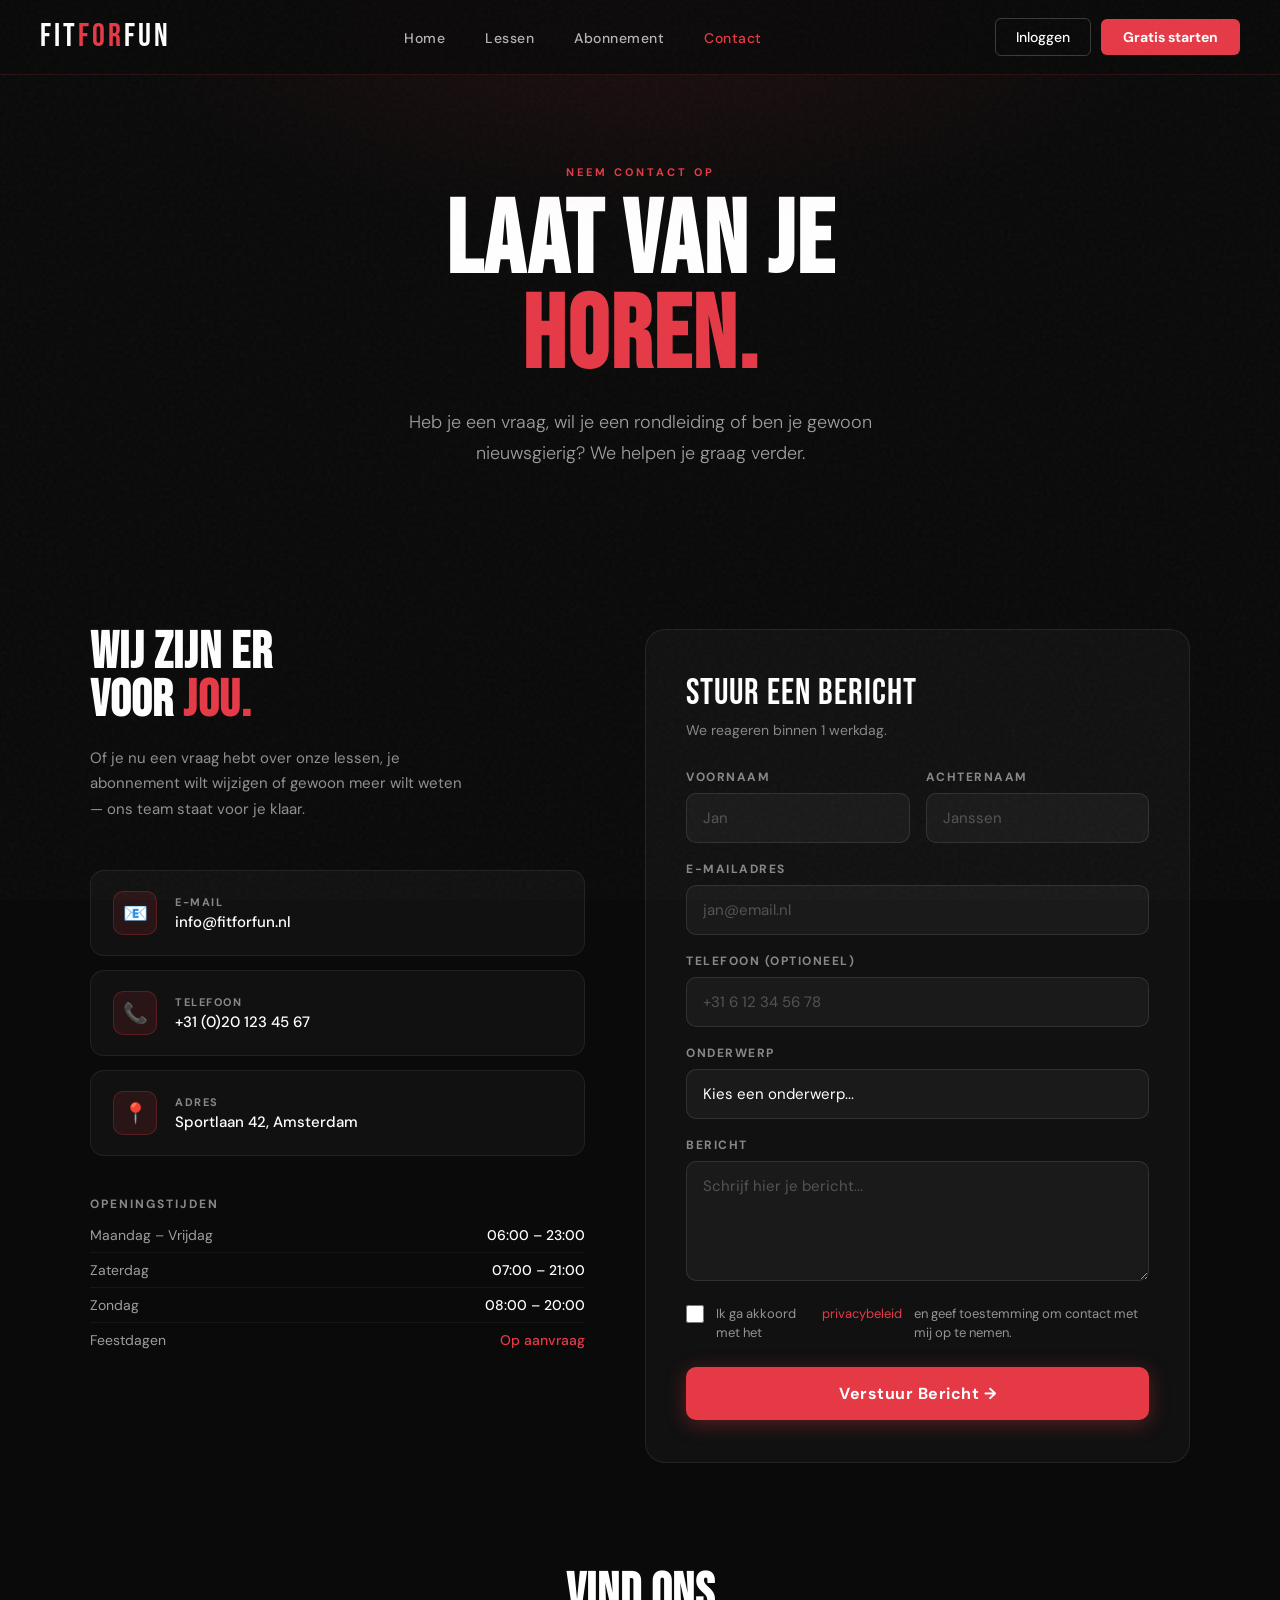
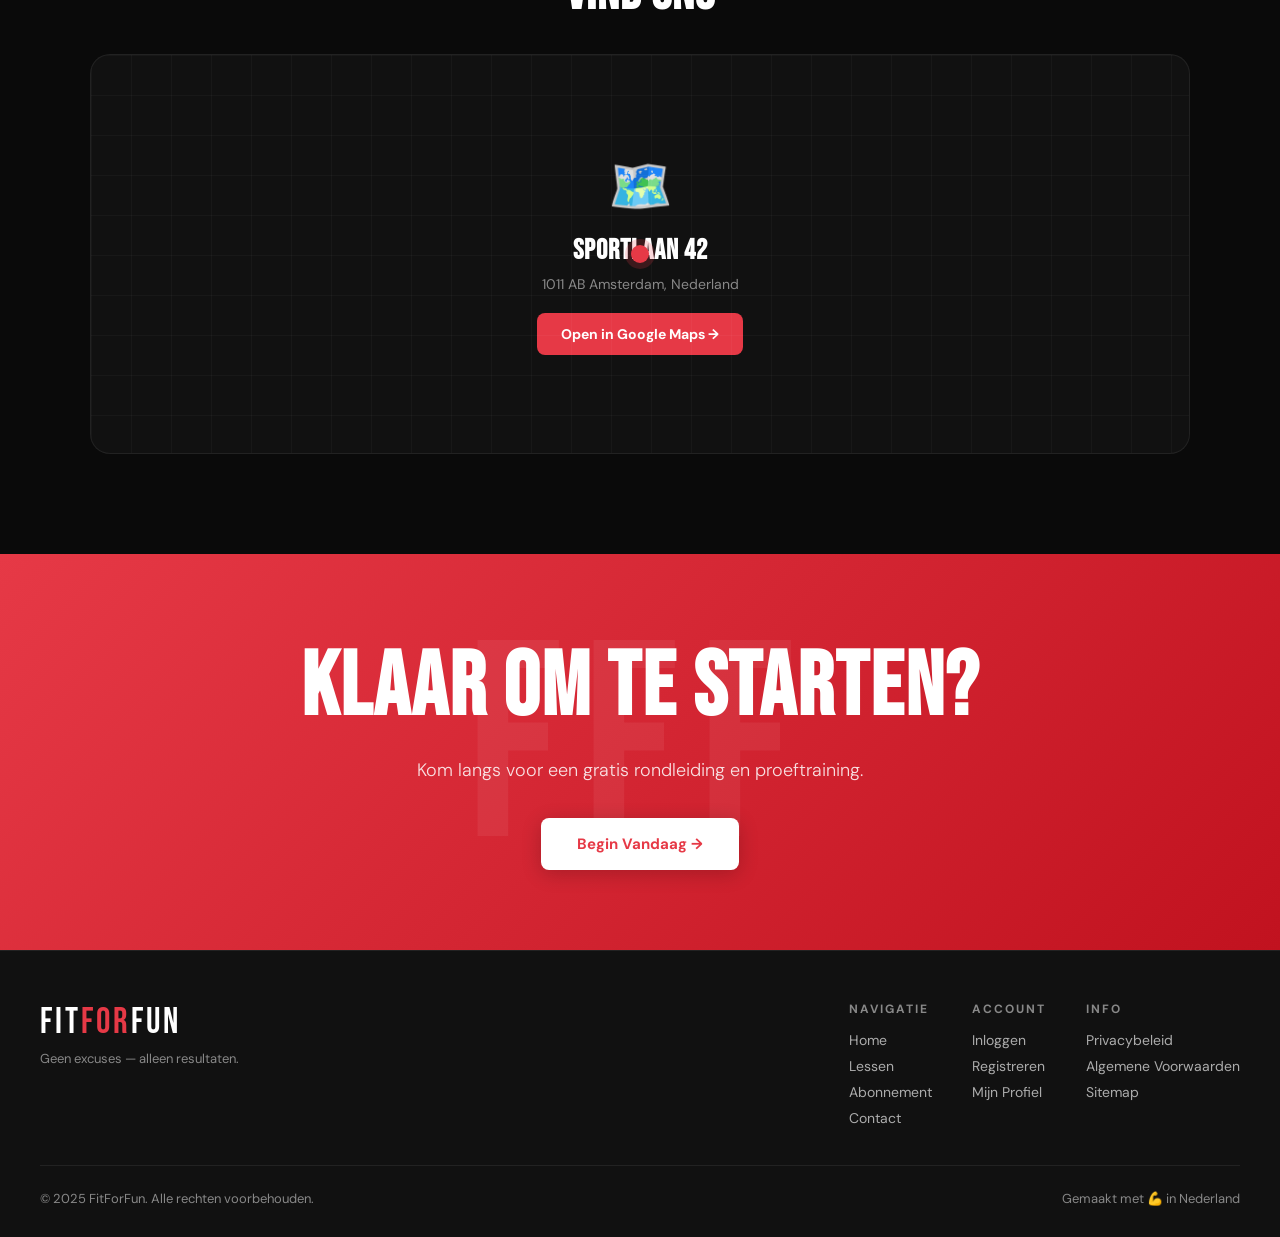
<file: contact.html>
<!DOCTYPE html>
<html lang="nl">
<head>
<meta charset="UTF-8">
<meta name="viewport" content="width=device-width, initial-scale=1.0">
<title>FitForFun — Contact</title>
<link rel="preconnect" href="https://fonts.googleapis.com">
<link rel="preconnect" href="https://fonts.gstatic.com" crossorigin>
<link href="https://fonts.googleapis.com/css2?family=Bebas+Neue&family=DM+Sans:ital,wght@0,300;0,400;0,500;0,700;1,300&display=swap" rel="stylesheet">
<style>
*, *::before, *::after { margin: 0; padding: 0; box-sizing: border-box; }
:root {
  --red: #e63946;
  --red2: #ff4d5a;
  --dark: #0a0a0a;
  --dark2: #111111;
  --dark3: #1a1a1a;
  --gray: #888;
  --font-display: 'Bebas Neue', sans-serif;
  --font-body: 'DM Sans', sans-serif;
}
html { scroll-behavior: smooth; }
body { background: var(--dark); color: #fff; font-family: var(--font-body); overflow-x: hidden; }
body::before {
  content: '';
  position: fixed;
  inset: 0;
  background-image: url("data:image/svg+xml,%3Csvg viewBox='0 0 256 256' xmlns='http://www.w3.org/2000/svg'%3E%3Cfilter id='n'%3E%3CfeTurbulence type='fractalNoise' baseFrequency='0.9' numOctaves='4' stitchTiles='stitch'/%3E%3C/filter%3E%3Crect width='100%25' height='100%25' filter='url(%23n)' opacity='1'/%3E%3C/svg%3E");
  opacity: 0.035;
  pointer-events: none;
  z-index: 9999;
}

/* HEADER */
header {
  position: fixed; top: 0; left: 0; right: 0;
  z-index: 500;
  display: flex; align-items: center; justify-content: space-between;
  padding: 18px 40px;
  background: rgba(10,10,10,0.85);
  backdrop-filter: blur(14px);
  border-bottom: 1px solid rgba(230,57,70,0.15);
  animation: slideDown 0.7s ease both;
}
@keyframes slideDown { from { transform: translateY(-100%); opacity: 0; } to { transform: translateY(0); opacity: 1; } }
.logo { font-family: var(--font-display); font-size: 32px; letter-spacing: 3px; color: #fff; line-height: 1; text-decoration: none; }
.logo span { color: var(--red); }
.nav-links { display: flex; gap: 8px; list-style: none; }
.nav-links a { color: rgba(255,255,255,0.7); text-decoration: none; font-size: 14px; font-weight: 500; letter-spacing: 0.5px; padding: 8px 16px; border-radius: 6px; transition: color 0.25s, background 0.25s; }
.nav-links a:hover { color: #fff; background: rgba(255,255,255,0.06); }
.nav-links a.active { color: var(--red); }
.nav-cta { display: flex; gap: 10px; align-items: center; }
.btn-ghost { color: #fff; text-decoration: none; font-size: 14px; font-weight: 500; padding: 9px 20px; border: 1px solid rgba(255,255,255,0.2); border-radius: 6px; transition: border-color 0.25s, background 0.25s; }
.btn-ghost:hover { border-color: #fff; background: rgba(255,255,255,0.05); }
.btn-red { color: #fff; text-decoration: none; font-size: 14px; font-weight: 700; padding: 9px 22px; background: var(--red); border-radius: 6px; transition: background 0.2s, transform 0.2s; }
.btn-red:hover { background: var(--red2); transform: translateY(-1px); }
.burger { display: none; flex-direction: column; gap: 5px; cursor: pointer; padding: 8px; background: none; border: none; }
.burger span { display: block; width: 24px; height: 2px; background: #fff; border-radius: 2px; transition: 0.3s; }

/* MOBILE MENU */
.menu { position: fixed; top: 0; left: -100%; width: min(320px,85vw); height: 100vh; background: var(--dark2); z-index: 1000; padding: 90px 30px 30px; transition: left 0.4s cubic-bezier(0.77,0,0.18,1); border-right: 1px solid rgba(230,57,70,0.15); }
.menu.active { left: 0; }
.menu a { display: block; color: rgba(255,255,255,0.8); text-decoration: none; font-size: 20px; font-weight: 500; padding: 14px 0; border-bottom: 1px solid rgba(255,255,255,0.06); transition: color 0.2s, padding-left 0.2s; }
.menu a:hover { color: var(--red); padding-left: 8px; }
.overlay { position: fixed; inset: 0; background: rgba(0,0,0,0.6); z-index: 999; opacity: 0; pointer-events: none; transition: opacity 0.3s; backdrop-filter: blur(4px); }
.overlay.active { opacity: 1; pointer-events: all; }

/* PAGE HERO */
.page-hero {
  padding: 160px 40px 80px;
  text-align: center;
  position: relative;
  overflow: hidden;
}
.page-hero::before {
  content: '';
  position: absolute;
  inset: 0;
  background: radial-gradient(ellipse 60% 60% at 50% 0%, rgba(230,57,70,0.10) 0%, transparent 70%);
  pointer-events: none;
}
.section-label { display: inline-block; font-size: 11px; font-weight: 700; letter-spacing: 3px; text-transform: uppercase; color: var(--red); margin-bottom: 16px; }
.page-hero h1 { font-family: var(--font-display); font-size: clamp(56px, 8vw, 110px); line-height: 0.93; letter-spacing: 2px; margin-bottom: 22px; }
.page-hero h1 span { color: var(--red); }
.page-hero p { font-size: 18px; font-weight: 300; color: rgba(255,255,255,0.6); max-width: 480px; margin: 0 auto; line-height: 1.7; }

/* CONTACT SECTION */
.contact-section {
  padding: 80px 40px 100px;
}
.contact-inner {
  max-width: 1100px;
  margin: 0 auto;
  display: grid;
  grid-template-columns: 1fr 1.1fr;
  gap: 60px;
  align-items: start;
}

/* INFO SIDE */
.contact-info { }
.contact-info-title {
  font-family: var(--font-display);
  font-size: clamp(36px, 4vw, 56px);
  letter-spacing: 1px;
  line-height: 0.95;
  margin-bottom: 20px;
}
.contact-info-title span { color: var(--red); }
.contact-info-sub { font-size: 15px; color: rgba(255,255,255,0.55); line-height: 1.7; margin-bottom: 48px; max-width: 380px; }

.contact-cards { display: flex; flex-direction: column; gap: 14px; margin-bottom: 40px; }
.contact-card {
  display: flex;
  align-items: center;
  gap: 18px;
  background: var(--dark2);
  border: 1px solid rgba(255,255,255,0.07);
  border-radius: 14px;
  padding: 20px 22px;
  text-decoration: none;
  color: #fff;
  transition: border-color 0.25s, background 0.25s, transform 0.25s;
}
.contact-card:hover { border-color: rgba(230,57,70,0.4); background: var(--dark3); transform: translateX(4px); }
.contact-card-icon {
  width: 44px; height: 44px;
  background: rgba(230,57,70,0.12);
  border: 1px solid rgba(230,57,70,0.25);
  border-radius: 10px;
  display: flex; align-items: center; justify-content: center;
  font-size: 20px;
  flex-shrink: 0;
}
.contact-card-label { font-size: 11px; font-weight: 700; letter-spacing: 1.5px; text-transform: uppercase; color: var(--gray); margin-bottom: 3px; }
.contact-card-value { font-size: 15px; font-weight: 500; }

.hours-title { font-size: 12px; font-weight: 700; letter-spacing: 2px; text-transform: uppercase; color: var(--gray); margin-bottom: 14px; }
.hours-grid { display: flex; flex-direction: column; gap: 8px; }
.hours-row { display: flex; justify-content: space-between; font-size: 14px; padding-bottom: 8px; border-bottom: 1px solid rgba(255,255,255,0.05); }
.hours-row:last-child { border-bottom: none; }
.hours-row .day { color: rgba(255,255,255,0.6); }
.hours-row .time { color: #fff; font-weight: 500; }
.hours-row .closed { color: var(--red); }

/* FORM SIDE */
.contact-form-wrapper {
  background: var(--dark2);
  border: 1px solid rgba(255,255,255,0.08);
  border-radius: 20px;
  padding: 42px 40px;
  animation: fadeUp 0.7s 0.2s ease both;
}
@keyframes fadeUp { from { opacity: 0; transform: translateY(30px); } to { opacity: 1; transform: translateY(0); } }

.form-title { font-family: var(--font-display); font-size: 36px; letter-spacing: 1px; margin-bottom: 6px; }
.form-sub { font-size: 14px; color: var(--gray); margin-bottom: 30px; }

.form-row { display: grid; grid-template-columns: 1fr 1fr; gap: 16px; }
.form-group { margin-bottom: 18px; }
.form-group label { display: block; font-size: 12px; font-weight: 700; letter-spacing: 1.5px; text-transform: uppercase; color: var(--gray); margin-bottom: 8px; }
.form-group input,
.form-group select,
.form-group textarea {
  width: 100%;
  background: var(--dark3);
  border: 1px solid rgba(255,255,255,0.1);
  border-radius: 10px;
  color: #fff;
  font-family: var(--font-body);
  font-size: 15px;
  padding: 14px 16px;
  outline: none;
  transition: border-color 0.25s, box-shadow 0.25s;
  appearance: none;
}
.form-group input::placeholder,
.form-group textarea::placeholder { color: rgba(255,255,255,0.25); }
.form-group input:focus,
.form-group select:focus,
.form-group textarea:focus {
  border-color: var(--red);
  box-shadow: 0 0 0 3px rgba(230,57,70,0.12);
}
.form-group textarea { resize: vertical; min-height: 120px; }
.form-group select option { background: var(--dark3); color: #fff; }

.form-checkbox {
  display: flex;
  align-items: flex-start;
  gap: 12px;
  font-size: 13px;
  color: rgba(255,255,255,0.55);
  line-height: 1.5;
  margin-bottom: 24px;
  cursor: pointer;
}
.form-checkbox input[type="checkbox"] { width: 18px; height: 18px; flex-shrink: 0; accent-color: var(--red); margin-top: 1px; cursor: pointer; }
.form-checkbox a { color: var(--red); text-decoration: none; }
.form-checkbox a:hover { text-decoration: underline; }

.btn-submit {
  width: 100%;
  padding: 16px;
  background: var(--red);
  color: #fff;
  font-family: var(--font-body);
  font-size: 16px;
  font-weight: 700;
  border: none;
  border-radius: 10px;
  cursor: pointer;
  transition: background 0.2s, transform 0.2s, box-shadow 0.2s;
  box-shadow: 0 4px 20px rgba(230,57,70,0.35);
  letter-spacing: 0.5px;
}
.btn-submit:hover { background: var(--red2); transform: translateY(-1px); box-shadow: 0 8px 30px rgba(230,57,70,0.5); }

/* Success message */
.form-success {
  display: none;
  text-align: center;
  padding: 40px 20px;
}
.form-success .check-circle {
  width: 64px; height: 64px;
  background: rgba(230,57,70,0.1);
  border: 2px solid var(--red);
  border-radius: 50%;
  display: flex; align-items: center; justify-content: center;
  font-size: 28px;
  margin: 0 auto 20px;
  animation: popIn 0.4s ease both;
}
@keyframes popIn { from { transform: scale(0.5); opacity: 0; } to { transform: scale(1); opacity: 1; } }
.form-success h3 { font-family: var(--font-display); font-size: 36px; letter-spacing: 1px; margin-bottom: 10px; }
.form-success p { color: rgba(255,255,255,0.55); font-size: 15px; line-height: 1.6; }

/* MAP PLACEHOLDER */
.map-section {
  padding: 0 40px 100px;
}
.map-inner {
  max-width: 1100px;
  margin: 0 auto;
}
.map-title { font-family: var(--font-display); font-size: clamp(36px,4vw,56px); letter-spacing: 1px; margin-bottom: 30px; text-align: center; }
.map-container {
  border-radius: 20px;
  overflow: hidden;
  border: 1px solid rgba(255,255,255,0.07);
  height: 400px;
  background: var(--dark2);
  display: flex;
  align-items: center;
  justify-content: center;
  position: relative;
}
.map-placeholder {
  text-align: center;
}
.map-placeholder .map-icon { font-size: 52px; margin-bottom: 14px; }
.map-placeholder h3 { font-family: var(--font-display); font-size: 28px; letter-spacing: 1px; margin-bottom: 8px; }
.map-placeholder p { font-size: 14px; color: var(--gray); margin-bottom: 20px; }
.btn-maps {
  display: inline-flex;
  align-items: center;
  gap: 8px;
  background: var(--red);
  color: #fff;
  font-size: 14px;
  font-weight: 700;
  padding: 12px 24px;
  border-radius: 8px;
  text-decoration: none;
  transition: background 0.2s, transform 0.2s;
}
.btn-maps:hover { background: var(--red2); transform: translateY(-1px); }
.map-grid-line {
  position: absolute;
  inset: 0;
  background-image:
    linear-gradient(rgba(255,255,255,0.03) 1px, transparent 1px),
    linear-gradient(90deg, rgba(255,255,255,0.03) 1px, transparent 1px);
  background-size: 40px 40px;
  pointer-events: none;
}
.map-dot {
  position: absolute;
  width: 18px; height: 18px;
  background: var(--red);
  border-radius: 50%;
  top: 50%; left: 50%;
  transform: translate(-50%,-50%);
  box-shadow: 0 0 0 6px rgba(230,57,70,0.2);
  animation: mapPulse 2s infinite;
}
@keyframes mapPulse {
  0%, 100% { box-shadow: 0 0 0 6px rgba(230,57,70,0.2); }
  50% { box-shadow: 0 0 0 14px rgba(230,57,70,0.05); }
}

/* CTA BANNER */
.cta-banner { background: linear-gradient(135deg, var(--red) 0%, #c1121f 100%); padding: 80px 40px; text-align: center; position: relative; overflow: hidden; }
.cta-banner::before { content: 'FFF'; font-family: var(--font-display); font-size: 280px; position: absolute; left: 50%; top: 50%; transform: translate(-50%,-50%); color: rgba(255,255,255,0.06); letter-spacing: 20px; white-space: nowrap; pointer-events: none; }
.cta-banner h2 { font-family: var(--font-display); font-size: clamp(48px, 7vw, 96px); letter-spacing: 2px; margin-bottom: 16px; position: relative; }
.cta-banner p { font-size: 18px; font-weight: 300; opacity: 0.85; margin-bottom: 36px; position: relative; }
.btn-white { display: inline-flex; align-items: center; gap: 8px; background: #fff; color: var(--red); font-weight: 700; font-size: 15px; padding: 16px 36px; border-radius: 8px; text-decoration: none; position: relative; transition: transform 0.2s, box-shadow 0.2s; box-shadow: 0 4px 20px rgba(0,0,0,0.2); }
.btn-white:hover { transform: translateY(-2px); box-shadow: 0 8px 30px rgba(0,0,0,0.3); }

/* FOOTER */
footer { background: var(--dark2); border-top: 1px solid rgba(255,255,255,0.07); padding: 50px 40px 30px; }
.footer-inner { max-width: 1200px; margin: 0 auto; display: flex; justify-content: space-between; align-items: flex-start; gap: 40px; flex-wrap: wrap; padding-bottom: 30px; border-bottom: 1px solid rgba(255,255,255,0.07); margin-bottom: 24px; }
.footer-logo { font-family: var(--font-display); font-size: 36px; letter-spacing: 3px; }
.footer-logo span { color: var(--red); }
.footer-tagline { color: var(--gray); font-size: 13px; margin-top: 6px; }
.footer-links { display: flex; gap: 40px; flex-wrap: wrap; }
.footer-col h4 { font-size: 12px; font-weight: 700; letter-spacing: 2px; text-transform: uppercase; color: var(--gray); margin-bottom: 14px; }
.footer-col a { display: block; color: rgba(255,255,255,0.65); text-decoration: none; font-size: 14px; margin-bottom: 8px; transition: color 0.2s; }
.footer-col a:hover { color: #fff; }
.footer-bottom { max-width: 1200px; margin: 0 auto; display: flex; justify-content: space-between; align-items: center; font-size: 13px; color: var(--gray); flex-wrap: wrap; gap: 10px; }

/* RESPONSIVE */
@media (max-width: 900px) {
  .nav-links, .nav-cta { display: none; }
  .burger { display: flex; }
  header { padding: 16px 24px; }
  .contact-section, .map-section { padding-left: 24px; padding-right: 24px; }
  .contact-inner { grid-template-columns: 1fr; gap: 40px; }
  .form-row { grid-template-columns: 1fr; }
  .contact-form-wrapper { padding: 28px 22px; }
  .page-hero { padding-left: 24px; padding-right: 24px; }
  .footer-inner { flex-direction: column; }
}
</style>
</head>
<body>

<header>
  <a href="index.html" class="logo">FIT<span>FOR</span>FUN</a>
  <nav>
    <ul class="nav-links">
      <li><a href="index.html">Home</a></li>
      <li><a href="lessen.html">Lessen</a></li>
      <li><a href="abonnement.html">Abonnement</a></li>
      <li><a href="contact.html" class="active">Contact</a></li>
    </ul>
  </nav>
  <div class="nav-cta">
    <a href="login.php" class="btn-ghost">Inloggen</a>
    <a href="register.php" class="btn-red">Gratis starten</a>
  </div>
  <button class="burger" id="burgerBtn" aria-label="Menu">
    <span></span><span></span><span></span>
  </button>
</header>

<div class="menu" id="mobileMenu">
  <a href="index.html">Home</a>
  <a href="lessen.html">Lessen</a>
  <a href="abonnement.html">Abonnement</a>
  <a href="contact.html">Contact</a>
  <a href="login.php">Inloggen</a>
  <a href="register.php" style="color:var(--red)">Gratis starten →</a>
</div>
<div class="overlay" id="overlay"></div>

<!-- PAGE HERO -->
<section class="page-hero">
  <div class="section-label">Neem contact op</div>
  <h1>LAAT VAN JE<br><span>HOREN.</span></h1>
  <p>Heb je een vraag, wil je een rondleiding of ben je gewoon nieuwsgierig? We helpen je graag verder.</p>
</section>

<!-- CONTACT SECTION -->
<section class="contact-section">
  <div class="contact-inner">

    <!-- LEFT: Info -->
    <div class="contact-info">
      <h2 class="contact-info-title">WIJ ZIJN ER<br>VOOR <span>JOU.</span></h2>
      <p class="contact-info-sub">Of je nu een vraag hebt over onze lessen, je abonnement wilt wijzigen of gewoon meer wilt weten — ons team staat voor je klaar.</p>

      <div class="contact-cards">
        <a href="mailto:info@fitforfun.nl" class="contact-card">
          <div class="contact-card-icon">📧</div>
          <div>
            <div class="contact-card-label">E-mail</div>
            <div class="contact-card-value">info@fitforfun.nl</div>
          </div>
        </a>
        <a href="tel:+31201234567" class="contact-card">
          <div class="contact-card-icon">📞</div>
          <div>
            <div class="contact-card-label">Telefoon</div>
            <div class="contact-card-value">+31 (0)20 123 45 67</div>
          </div>
        </a>
        <a href="#map" class="contact-card">
          <div class="contact-card-icon">📍</div>
          <div>
            <div class="contact-card-label">Adres</div>
            <div class="contact-card-value">Sportlaan 42, Amsterdam</div>
          </div>
        </a>
      </div>

      <div class="hours-title">Openingstijden</div>
      <div class="hours-grid">
        <div class="hours-row"><span class="day">Maandag – Vrijdag</span><span class="time">06:00 – 23:00</span></div>
        <div class="hours-row"><span class="day">Zaterdag</span><span class="time">07:00 – 21:00</span></div>
        <div class="hours-row"><span class="day">Zondag</span><span class="time">08:00 – 20:00</span></div>
        <div class="hours-row"><span class="day">Feestdagen</span><span class="time closed">Op aanvraag</span></div>
      </div>
    </div>

    <!-- RIGHT: Form -->
    <div class="contact-form-wrapper">
      <div id="contactForm">
        <div class="form-title">STUUR EEN BERICHT</div>
        <p class="form-sub">We reageren binnen 1 werkdag.</p>

        <div class="form-row">
          <div class="form-group">
            <label>Voornaam</label>
            <input type="text" placeholder="Jan" id="fname">
          </div>
          <div class="form-group">
            <label>Achternaam</label>
            <input type="text" placeholder="Janssen" id="lname">
          </div>
        </div>

        <div class="form-group">
          <label>E-mailadres</label>
          <input type="email" placeholder="jan@email.nl" id="email">
        </div>

        <div class="form-group">
          <label>Telefoon (optioneel)</label>
          <input type="tel" placeholder="+31 6 12 34 56 78" id="phone">
        </div>

        <div class="form-group">
          <label>Onderwerp</label>
          <select id="subject">
            <option value="" disabled selected>Kies een onderwerp...</option>
            <option>Abonnement informatie</option>
            <option>Rondleiding aanvragen</option>
            <option>Lessen & rooster</option>
            <option>Personal training</option>
            <option>Opzeggen / pauzeren</option>
            <option>Overig</option>
          </select>
        </div>

        <div class="form-group">
          <label>Bericht</label>
          <textarea placeholder="Schrijf hier je bericht..." id="message"></textarea>
        </div>

        <label class="form-checkbox">
          <input type="checkbox" id="privacy">
          Ik ga akkoord met het <a href="#">privacybeleid</a> en geef toestemming om contact met mij op te nemen.
        </label>

        <button class="btn-submit" onclick="submitForm()">Verstuur Bericht →</button>
      </div>

      <!-- Success state -->
      <div class="form-success" id="formSuccess">
        <div class="check-circle">✓</div>
        <h3>BERICHT VERSTUURD!</h3>
        <p>Bedankt voor je bericht. We nemen binnen 1 werkdag contact met je op.</p>
      </div>
    </div>

  </div>
</section>

<!-- MAP -->
<section class="map-section" id="map">
  <div class="map-inner">
    <h2 class="map-title">VIND ONS</h2>
    <div class="map-container">
      <div class="map-grid-line"></div>
      <div class="map-dot"></div>
      <div class="map-placeholder">
        <div class="map-icon">🗺️</div>
        <h3>SPORTLAAN 42</h3>
        <p>1011 AB Amsterdam, Nederland</p>
        <a href="https://maps.google.com/?q=Amsterdam" target="_blank" class="btn-maps">Open in Google Maps →</a>
      </div>
    </div>
  </div>
</section>

<!-- CTA BANNER -->
<div class="cta-banner">
  <h2>KLAAR OM TE STARTEN?</h2>
  <p>Kom langs voor een gratis rondleiding en proeftraining.</p>
  <a href="register.php" class="btn-white">Begin Vandaag →</a>
</div>

<!-- FOOTER -->
<footer>
  <div class="footer-inner">
    <div>
      <div class="footer-logo">FIT<span>FOR</span>FUN</div>
      <div class="footer-tagline">Geen excuses — alleen resultaten.</div>
    </div>
    <div class="footer-links">
      <div class="footer-col">
        <h4>Navigatie</h4>
        <a href="index.html">Home</a>
        <a href="lessen.html">Lessen</a>
        <a href="abonnement.html">Abonnement</a>
        <a href="contact.html">Contact</a>
      </div>
      <div class="footer-col">
        <h4>Account</h4>
        <a href="login.php">Inloggen</a>
        <a href="register.php">Registreren</a>
        <a href="profile.php">Mijn Profiel</a>
      </div>
      <div class="footer-col">
        <h4>Info</h4>
        <a href="#">Privacybeleid</a>
        <a href="#">Algemene Voorwaarden</a>
        <a href="#">Sitemap</a>
      </div>
    </div>
  </div>
  <div class="footer-bottom">
    <span>© 2025 FitForFun. Alle rechten voorbehouden.</span>
    <span>Gemaakt met 💪 in Nederland</span>
  </div>
</footer>

<script>
// Burger menu
const burger = document.getElementById('burgerBtn');
const menu = document.getElementById('mobileMenu');
const overlay = document.getElementById('overlay');
burger.addEventListener('click', () => { menu.classList.toggle('active'); overlay.classList.toggle('active'); });
overlay.addEventListener('click', () => { menu.classList.remove('active'); overlay.classList.remove('active'); });

// Form submit
function submitForm() {
  const fname = document.getElementById('fname').value.trim();
  const email = document.getElementById('email').value.trim();
  const message = document.getElementById('message').value.trim();
  const privacy = document.getElementById('privacy').checked;

  if (!fname || !email || !message) {
    alert('Vul alle verplichte velden in.');
    return;
  }
  if (!privacy) {
    alert('Ga akkoord met het privacybeleid om door te gaan.');
    return;
  }

  document.getElementById('contactForm').style.display = 'none';
  document.getElementById('formSuccess').style.display = 'block';
}
</script>
</body>
</html>
</file>
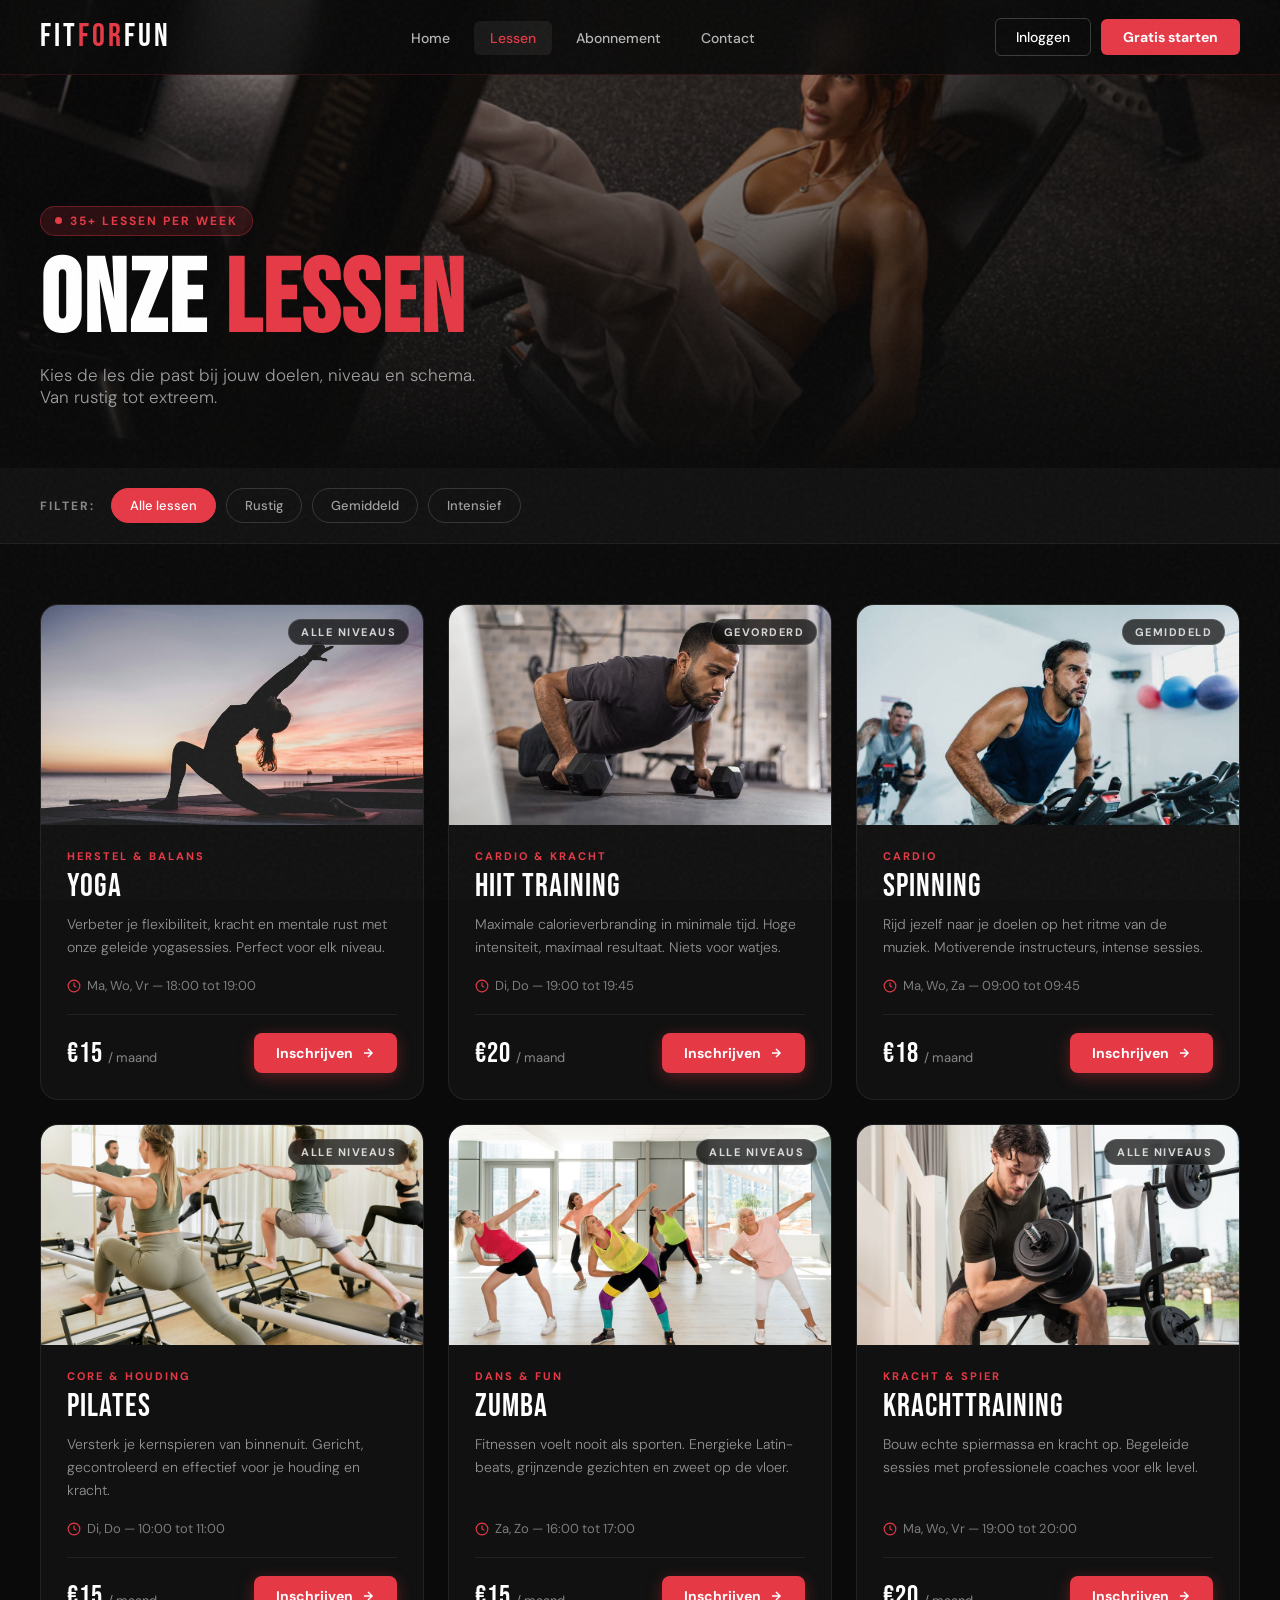
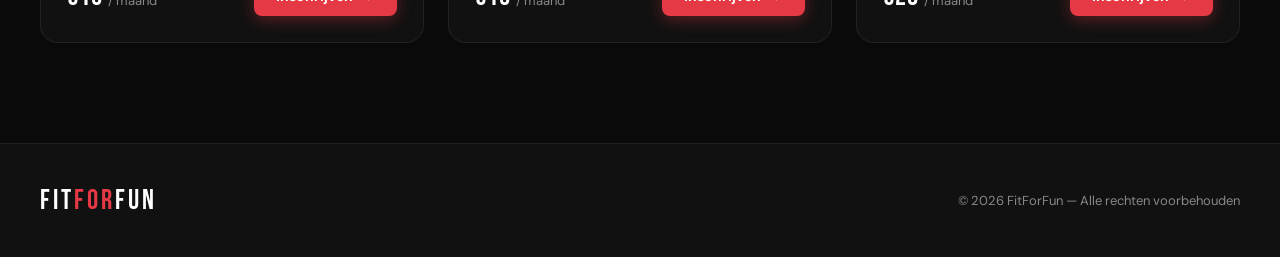
<file: lessen.html>
<!DOCTYPE html>
<html lang="nl">
<head>
<meta charset="UTF-8">
<meta name="viewport" content="width=device-width, initial-scale=1.0">
<title>Lessen — FitForFun</title>
<link rel="preconnect" href="https://fonts.googleapis.com">
<link rel="preconnect" href="https://fonts.gstatic.com" crossorigin>
<link href="https://fonts.googleapis.com/css2?family=Bebas+Neue&family=DM+Sans:ital,wght@0,300;0,400;0,500;0,700;1,300&display=swap" rel="stylesheet">
<style>
/* ─── SHARED BASE (same as index) ─── */
*,*::before,*::after{margin:0;padding:0;box-sizing:border-box;}
:root{
  --red:#e63946;--red2:#ff4d5a;
  --dark:#0a0a0a;--dark2:#111111;--dark3:#1a1a1a;
  --gray:#888;
  --font-display:'Bebas Neue',sans-serif;
  --font-body:'DM Sans',sans-serif;
}
html{scroll-behavior:smooth;}
body{background:var(--dark);color:#fff;font-family:var(--font-body);overflow-x:hidden;}
body::before{content:'';position:fixed;inset:0;background-image:url("data:image/svg+xml,%3Csvg viewBox='0 0 256 256' xmlns='http://www.w3.org/2000/svg'%3E%3Cfilter id='n'%3E%3CfeTurbulence type='fractalNoise' baseFrequency='0.9' numOctaves='4' stitchTiles='stitch'/%3E%3C/filter%3E%3Crect width='100%25' height='100%25' filter='url(%23n)' opacity='1'/%3E%3C/svg%3E");opacity:.035;pointer-events:none;z-index:9999;}

/* HEADER */
header{position:fixed;top:0;left:0;right:0;z-index:500;display:flex;align-items:center;justify-content:space-between;padding:18px 40px;background:rgba(10,10,10,0.88);backdrop-filter:blur(14px);border-bottom:1px solid rgba(230,57,70,0.15);animation:slideDown .7s ease both;}
@keyframes slideDown{from{transform:translateY(-100%);opacity:0;}to{transform:translateY(0);opacity:1;}}
.logo{font-family:var(--font-display);font-size:32px;letter-spacing:3px;color:#fff;line-height:1;text-decoration:none;}
.logo span{color:var(--red);}
.nav-links{display:flex;gap:8px;list-style:none;}
.nav-links a{color:rgba(255,255,255,.7);text-decoration:none;font-size:14px;font-weight:500;padding:8px 16px;border-radius:6px;transition:.25s;}
.nav-links a:hover,.nav-links a.active{color:#fff;background:rgba(255,255,255,.06);}
.nav-links a.active{color:var(--red);}
.nav-cta{display:flex;gap:10px;align-items:center;}
.btn-ghost{color:#fff;text-decoration:none;font-size:14px;font-weight:500;padding:9px 20px;border:1px solid rgba(255,255,255,.2);border-radius:6px;transition:.25s;}
.btn-ghost:hover{border-color:#fff;background:rgba(255,255,255,.05);}
.btn-red{color:#fff;text-decoration:none;font-size:14px;font-weight:700;padding:9px 22px;background:var(--red);border-radius:6px;transition:.2s;}
.btn-red:hover{background:var(--red2);}
.burger{display:none;flex-direction:column;gap:5px;cursor:pointer;padding:8px;}
.burger span{display:block;width:24px;height:2px;background:#fff;border-radius:2px;transition:.3s;}

/* MOBILE MENU */
.menu{position:fixed;top:0;left:-100%;width:min(320px,85vw);height:100vh;background:var(--dark2);z-index:1000;padding:90px 30px 30px;transition:left .4s cubic-bezier(.77,0,.18,1);border-right:1px solid rgba(230,57,70,.15);}
.menu.active{left:0;}
.menu a{display:block;color:rgba(255,255,255,.8);text-decoration:none;font-size:20px;font-weight:500;padding:14px 0;border-bottom:1px solid rgba(255,255,255,.06);transition:.2s;}
.menu a:hover{color:var(--red);padding-left:8px;}
.overlay{position:fixed;inset:0;background:rgba(0,0,0,.6);z-index:999;opacity:0;pointer-events:none;transition:.3s;backdrop-filter:blur(4px);}
.overlay.active{opacity:1;pointer-events:all;}

/* ─── HERO ─── */
.hero-lessen{
  position:relative;min-height:52vh;display:flex;align-items:flex-end;overflow:hidden;margin-top:0;padding-top:80px;
}
.hero-bg{position:absolute;inset:0;background:url('../img/gym7.jpg') center/cover no-repeat;animation:heroZoom 8s ease-out both;}
@keyframes heroZoom{from{transform:scale(1.1);}to{transform:scale(1.04);}}
.hero-bg::after{content:'';position:absolute;inset:0;background:linear-gradient(to top,rgba(10,10,10,1) 0%,rgba(10,10,10,.55) 55%,rgba(10,10,10,.3) 100%);}
.hero-content{position:relative;z-index:2;padding:0 40px 60px;animation:fadeUp .9s .2s ease both;}
@keyframes fadeUp{from{opacity:0;transform:translateY(28px);}to{opacity:1;transform:translateY(0);}}
.hero-tag{display:inline-flex;align-items:center;gap:8px;background:rgba(230,57,70,.15);border:1px solid rgba(230,57,70,.35);color:var(--red);font-size:12px;font-weight:700;letter-spacing:2px;text-transform:uppercase;padding:6px 14px;border-radius:100px;margin-bottom:20px;}
.hero-tag::before{content:'';width:7px;height:7px;background:var(--red);border-radius:50%;animation:pulse 1.5s infinite;}
@keyframes pulse{0%,100%{opacity:1;transform:scale(1);}50%{opacity:.4;transform:scale(.7);}}
.hero-content h1{font-family:var(--font-display);font-size:clamp(56px,8vw,110px);line-height:.9;letter-spacing:2px;margin-bottom:16px;}
.hero-content h1 span{color:var(--red);}
.hero-content p{font-size:17px;font-weight:300;color:rgba(255,255,255,.6);max-width:460px;}

/* ─── FILTER BAR ─── */
.filter-bar{background:var(--dark2);border-bottom:1px solid rgba(255,255,255,.06);padding:20px 40px;display:flex;gap:10px;flex-wrap:wrap;align-items:center;position:sticky;top:72px;z-index:100;backdrop-filter:blur(10px);}
.filter-label{font-size:12px;font-weight:700;letter-spacing:2px;text-transform:uppercase;color:var(--gray);margin-right:6px;}
.filter-btn{background:transparent;border:1px solid rgba(255,255,255,.15);color:rgba(255,255,255,.6);font-family:var(--font-body);font-size:13px;font-weight:500;padding:8px 18px;border-radius:100px;cursor:pointer;transition:.2s;}
.filter-btn:hover{border-color:rgba(255,255,255,.4);color:#fff;}
.filter-btn.active{background:var(--red);border-color:var(--red);color:#fff;}

/* ─── LESSONS GRID ─── */
.lessons-section{padding:60px 40px 100px;max-width:1300px;margin:0 auto;}
.lessons-grid{display:grid;grid-template-columns:repeat(auto-fill,minmax(360px,1fr));gap:24px;}

.lesson-card{
  background:var(--dark2);border:1px solid rgba(255,255,255,.07);border-radius:18px;overflow:hidden;
  text-decoration:none;color:#fff;display:flex;flex-direction:column;
  transition:transform .35s ease,box-shadow .35s ease,border-color .35s;
  animation:fadeUp .6s ease both;
}
.lesson-card:hover{transform:translateY(-8px);box-shadow:0 24px 60px rgba(0,0,0,.5);border-color:rgba(230,57,70,.3);}

.lesson-img{height:220px;position:relative;overflow:hidden;background:var(--dark3);}
.lesson-img-bg{width:100%;height:100%;object-fit:cover;transition:transform .5s ease;}
.lesson-card:hover .lesson-img-bg{transform:scale(1.06);}
.lesson-img-placeholder{width:100%;height:100%;display:flex;align-items:center;justify-content:center;font-size:64px;background:var(--dark3);}
.lesson-level-badge{position:absolute;top:14px;right:14px;background:rgba(0,0,0,.7);backdrop-filter:blur(8px);border:1px solid rgba(255,255,255,.12);color:rgba(255,255,255,.8);font-size:11px;font-weight:700;letter-spacing:1.5px;text-transform:uppercase;padding:5px 12px;border-radius:100px;}

.lesson-body{padding:24px 26px 26px;display:flex;flex-direction:column;flex:1;}
.lesson-cat{font-size:11px;font-weight:700;letter-spacing:2px;text-transform:uppercase;color:var(--red);margin-bottom:8px;}
.lesson-title{font-family:var(--font-display);font-size:32px;letter-spacing:1px;line-height:1;margin-bottom:10px;}
.lesson-desc{font-size:14px;font-weight:300;color:rgba(255,255,255,.55);line-height:1.65;margin-bottom:18px;flex:1;}
.lesson-meta{display:flex;align-items:center;gap:6px;font-size:13px;color:rgba(255,255,255,.45);margin-bottom:20px;}
.lesson-meta svg{color:var(--red);flex-shrink:0;}
.lesson-footer{display:flex;align-items:center;justify-content:space-between;padding-top:18px;border-top:1px solid rgba(255,255,255,.07);}
.lesson-price{font-family:var(--font-display);font-size:28px;color:#fff;letter-spacing:1px;}
.lesson-price span{font-family:var(--font-body);font-size:13px;color:var(--gray);font-weight:400;letter-spacing:0;}
.book-btn{display:inline-flex;align-items:center;gap:8px;background:var(--red);color:#fff;font-weight:700;font-size:14px;padding:11px 22px;border-radius:8px;border:none;cursor:pointer;text-decoration:none;transition:.2s;box-shadow:0 4px 16px rgba(230,57,70,.35);}
.book-btn:hover{background:var(--red2);transform:translateY(-1px);box-shadow:0 8px 24px rgba(230,57,70,.5);}
.book-btn svg{transition:transform .2s;}
.book-btn:hover svg{transform:translateX(3px);}

/* FOOTER */
footer{background:var(--dark2);border-top:1px solid rgba(255,255,255,.07);padding:40px;}
.footer-inner{max-width:1200px;margin:0 auto;display:flex;justify-content:space-between;align-items:center;flex-wrap:wrap;gap:20px;}
.footer-logo{font-family:var(--font-display);font-size:28px;letter-spacing:3px;}
.footer-logo span{color:var(--red);}
.footer-copy{font-size:13px;color:var(--gray);}

/* RESPONSIVE */
@media(max-width:900px){
  .nav-links,.nav-cta{display:none;}
  .burger{display:flex;}
  header{padding:16px 24px;}
  .hero-content{padding:0 24px 50px;}
  .filter-bar{padding:16px 24px;}
  .lessons-section{padding:40px 24px 80px;}
  .lessons-grid{grid-template-columns:1fr;}
}
</style>
</head>
<body>

<div class="overlay" id="overlay" onclick="closeMenu()"></div>
<nav class="menu" id="menu">
  <a href="index.html">Home</a>
  <a href="lessen.html">Lessen</a>
  <a href="#">Abonnement</a>
  <a href="#">Contact</a>
  <a href="../login.php">Inloggen</a>
  <a href="../register.php">Registreren</a>
</nav>

<header>
  <a href="index.html" class="logo">Fit<span>For</span>Fun</a>
  <ul class="nav-links">
    <li><a href="index.html">Home</a></li>
    <li><a href="lessen.html" class="active">Lessen</a></li>
    <li><a href="#">Abonnement</a></li>
    <li><a href="#">Contact</a></li>
  </ul>
  <div class="nav-cta">
    <a href="../login.php" class="btn-ghost">Inloggen</a>
    <a href="../register.php" class="btn-red">Gratis starten</a>
  </div>
  <div class="burger" id="burgerBtn" onclick="toggleMenu()">
    <span></span><span></span><span></span>
  </div>
</header>

<!-- HERO -->
<section class="hero-lessen">
  <div class="hero-bg"></div>
  <div class="hero-content">
    <div class="hero-tag">35+ lessen per week</div>
    <h1>Onze <span>Lessen</span></h1>
    <p>Kies de les die past bij jouw doelen, niveau en schema. Van rustig tot extreem.</p>
  </div>
</section>

<!-- FILTER -->
<div class="filter-bar">
  <span class="filter-label">Filter:</span>
  <button class="filter-btn active" data-filter="alle">Alle lessen</button>
  <button class="filter-btn" data-filter="rustig">Rustig</button>
  <button class="filter-btn" data-filter="gemiddeld">Gemiddeld</button>
  <button class="filter-btn" data-filter="intensief">Intensief</button>
</div>

<!-- LESSONS -->
<section class="lessons-section">
  <div class="lessons-grid" id="lessonsGrid">

    <a href="lesson-signup.html?lesson=Yoga&price=15" class="lesson-card" data-level="rustig" style="animation-delay:.05s">
      <div class="lesson-img">
        <img class="lesson-img-bg" src="../img/yoga.jpg" alt="Yoga" onerror="this.outerHTML='<div class=\'lesson-img-placeholder\'>🧘</div>'">
        <div class="lesson-level-badge">Alle niveaus</div>
      </div>
      <div class="lesson-body">
        <div class="lesson-cat">Herstel &amp; Balans</div>
        <div class="lesson-title">Yoga</div>
        <p class="lesson-desc">Verbeter je flexibiliteit, kracht en mentale rust met onze geleide yogasessies. Perfect voor elk niveau.</p>
        <div class="lesson-meta">
          <svg width="14" height="14" fill="none" stroke="currentColor" stroke-width="2" viewBox="0 0 24 24"><circle cx="12" cy="12" r="10"/><path d="M12 6v6l4 2"/></svg>
          Ma, Wo, Vr — 18:00 tot 19:00
        </div>
        <div class="lesson-footer">
          <div class="lesson-price">€15 <span>/ maand</span></div>
          <span class="book-btn">Inschrijven <svg width="14" height="14" fill="none" stroke="currentColor" stroke-width="2.5" viewBox="0 0 24 24"><path d="M5 12h14M12 5l7 7-7 7"/></svg></span>
        </div>
      </div>
    </a>

    <a href="lesson-signup.html?lesson=HIIT&price=20" class="lesson-card" data-level="intensief" style="animation-delay:.1s">
      <div class="lesson-img">
        <img class="lesson-img-bg" src="../img/hit.jpg" alt="HIIT" onerror="this.outerHTML='<div class=\'lesson-img-placeholder\'>🔥</div>'">
        <div class="lesson-level-badge">Gevorderd</div>
      </div>
      <div class="lesson-body">
        <div class="lesson-cat">Cardio &amp; Kracht</div>
        <div class="lesson-title">HIIT Training</div>
        <p class="lesson-desc">Maximale calorieverbranding in minimale tijd. Hoge intensiteit, maximaal resultaat. Niets voor watjes.</p>
        <div class="lesson-meta">
          <svg width="14" height="14" fill="none" stroke="currentColor" stroke-width="2" viewBox="0 0 24 24"><circle cx="12" cy="12" r="10"/><path d="M12 6v6l4 2"/></svg>
          Di, Do — 19:00 tot 19:45
        </div>
        <div class="lesson-footer">
          <div class="lesson-price">€20 <span>/ maand</span></div>
          <span class="book-btn">Inschrijven <svg width="14" height="14" fill="none" stroke="currentColor" stroke-width="2.5" viewBox="0 0 24 24"><path d="M5 12h14M12 5l7 7-7 7"/></svg></span>
        </div>
      </div>
    </a>

    <a href="lesson-signup.html?lesson=Spinning&price=18" class="lesson-card" data-level="gemiddeld" style="animation-delay:.15s">
      <div class="lesson-img">
        <img class="lesson-img-bg" src="../img/spin.jpg" alt="Spinning" onerror="this.outerHTML='<div class=\'lesson-img-placeholder\'>🚴</div>'">
        <div class="lesson-level-badge">Gemiddeld</div>
      </div>
      <div class="lesson-body">
        <div class="lesson-cat">Cardio</div>
        <div class="lesson-title">Spinning</div>
        <p class="lesson-desc">Rijd jezelf naar je doelen op het ritme van de muziek. Motiverende instructeurs, intense sessies.</p>
        <div class="lesson-meta">
          <svg width="14" height="14" fill="none" stroke="currentColor" stroke-width="2" viewBox="0 0 24 24"><circle cx="12" cy="12" r="10"/><path d="M12 6v6l4 2"/></svg>
          Ma, Wo, Za — 09:00 tot 09:45
        </div>
        <div class="lesson-footer">
          <div class="lesson-price">€18 <span>/ maand</span></div>
          <span class="book-btn">Inschrijven <svg width="14" height="14" fill="none" stroke="currentColor" stroke-width="2.5" viewBox="0 0 24 24"><path d="M5 12h14M12 5l7 7-7 7"/></svg></span>
        </div>
      </div>
    </a>

    <a href="lesson-signup.html?lesson=Pilates&price=15" class="lesson-card" data-level="rustig" style="animation-delay:.2s">
      <div class="lesson-img">
        <img class="lesson-img-bg" src="../img/pil.jpg" alt="Pilates" onerror="this.outerHTML='<div class=\'lesson-img-placeholder\'>🤸</div>'">
        <div class="lesson-level-badge">Alle niveaus</div>
      </div>
      <div class="lesson-body">
        <div class="lesson-cat">Core &amp; Houding</div>
        <div class="lesson-title">Pilates</div>
        <p class="lesson-desc">Versterk je kernspieren van binnenuit. Gericht, gecontroleerd en effectief voor je houding en kracht.</p>
        <div class="lesson-meta">
          <svg width="14" height="14" fill="none" stroke="currentColor" stroke-width="2" viewBox="0 0 24 24"><circle cx="12" cy="12" r="10"/><path d="M12 6v6l4 2"/></svg>
          Di, Do — 10:00 tot 11:00
        </div>
        <div class="lesson-footer">
          <div class="lesson-price">€15 <span>/ maand</span></div>
          <span class="book-btn">Inschrijven <svg width="14" height="14" fill="none" stroke="currentColor" stroke-width="2.5" viewBox="0 0 24 24"><path d="M5 12h14M12 5l7 7-7 7"/></svg></span>
        </div>
      </div>
    </a>

    <a href="lesson-signup.html?lesson=Zumba&price=15" class="lesson-card" data-level="gemiddeld" style="animation-delay:.25s">
      <div class="lesson-img">
        <img class="lesson-img-bg" src="../img/zumba.jpg" alt="Zumba" onerror="this.outerHTML='<div class=\'lesson-img-placeholder\'>💃</div>'">
        <div class="lesson-level-badge">Alle niveaus</div>
      </div>
      <div class="lesson-body">
        <div class="lesson-cat">Dans &amp; Fun</div>
        <div class="lesson-title">Zumba</div>
        <p class="lesson-desc">Fitnessen voelt nooit als sporten. Energieke Latin-beats, grijnzende gezichten en zweet op de vloer.</p>
        <div class="lesson-meta">
          <svg width="14" height="14" fill="none" stroke="currentColor" stroke-width="2" viewBox="0 0 24 24"><circle cx="12" cy="12" r="10"/><path d="M12 6v6l4 2"/></svg>
          Za, Zo — 16:00 tot 17:00
        </div>
        <div class="lesson-footer">
          <div class="lesson-price">€15 <span>/ maand</span></div>
          <span class="book-btn">Inschrijven <svg width="14" height="14" fill="none" stroke="currentColor" stroke-width="2.5" viewBox="0 0 24 24"><path d="M5 12h14M12 5l7 7-7 7"/></svg></span>
        </div>
      </div>
    </a>

    <a href="lesson-signup.html?lesson=Krachttraining&price=20" class="lesson-card" data-level="intensief" style="animation-delay:.3s">
      <div class="lesson-img">
        <img class="lesson-img-bg" src="../img/kracht.jpg" alt="Krachttraining" onerror="this.outerHTML='<div class=\'lesson-img-placeholder\'>💪</div>'">
        <div class="lesson-level-badge">Alle niveaus</div>
      </div>
      <div class="lesson-body">
        <div class="lesson-cat">Kracht &amp; Spier</div>
        <div class="lesson-title">Krachttraining</div>
        <p class="lesson-desc">Bouw echte spiermassa en kracht op. Begeleide sessies met professionele coaches voor elk level.</p>
        <div class="lesson-meta">
          <svg width="14" height="14" fill="none" stroke="currentColor" stroke-width="2" viewBox="0 0 24 24"><circle cx="12" cy="12" r="10"/><path d="M12 6v6l4 2"/></svg>
          Ma, Wo, Vr — 19:00 tot 20:00
        </div>
        <div class="lesson-footer">
          <div class="lesson-price">€20 <span>/ maand</span></div>
          <span class="book-btn">Inschrijven <svg width="14" height="14" fill="none" stroke="currentColor" stroke-width="2.5" viewBox="0 0 24 24"><path d="M5 12h14M12 5l7 7-7 7"/></svg></span>
        </div>
      </div>
    </a>

  </div>
</section>

<footer>
  <div class="footer-inner">
    <div class="footer-logo">Fit<span>For</span>Fun</div>
    <div class="footer-copy">© 2026 FitForFun — Alle rechten voorbehouden</div>
  </div>
</footer>

<script>
function toggleMenu(){document.getElementById('menu').classList.toggle('active');document.getElementById('overlay').classList.toggle('active');}
function closeMenu(){document.getElementById('menu').classList.remove('active');document.getElementById('overlay').classList.remove('active');}

// Filter
document.querySelectorAll('.filter-btn').forEach(btn=>{
  btn.addEventListener('click',()=>{
    document.querySelectorAll('.filter-btn').forEach(b=>b.classList.remove('active'));
    btn.classList.add('active');
    const f=btn.dataset.filter;
    document.querySelectorAll('.lesson-card').forEach(card=>{
      const show=f==='alle'||card.dataset.level===f;
      card.style.display=show?'flex':'none';
    });
  });
});

// Scroll reveal
const obs=new IntersectionObserver(entries=>entries.forEach(e=>{if(e.isIntersecting){e.target.style.opacity='1';e.target.style.transform='translateY(0)';}}),{threshold:.08});
document.querySelectorAll('.lesson-card').forEach(el=>{el.style.cssText+='opacity:0;transform:translateY(30px);transition:opacity .6s ease,transform .6s ease;';obs.observe(el);});
</script>
</body>
</html>
</file>
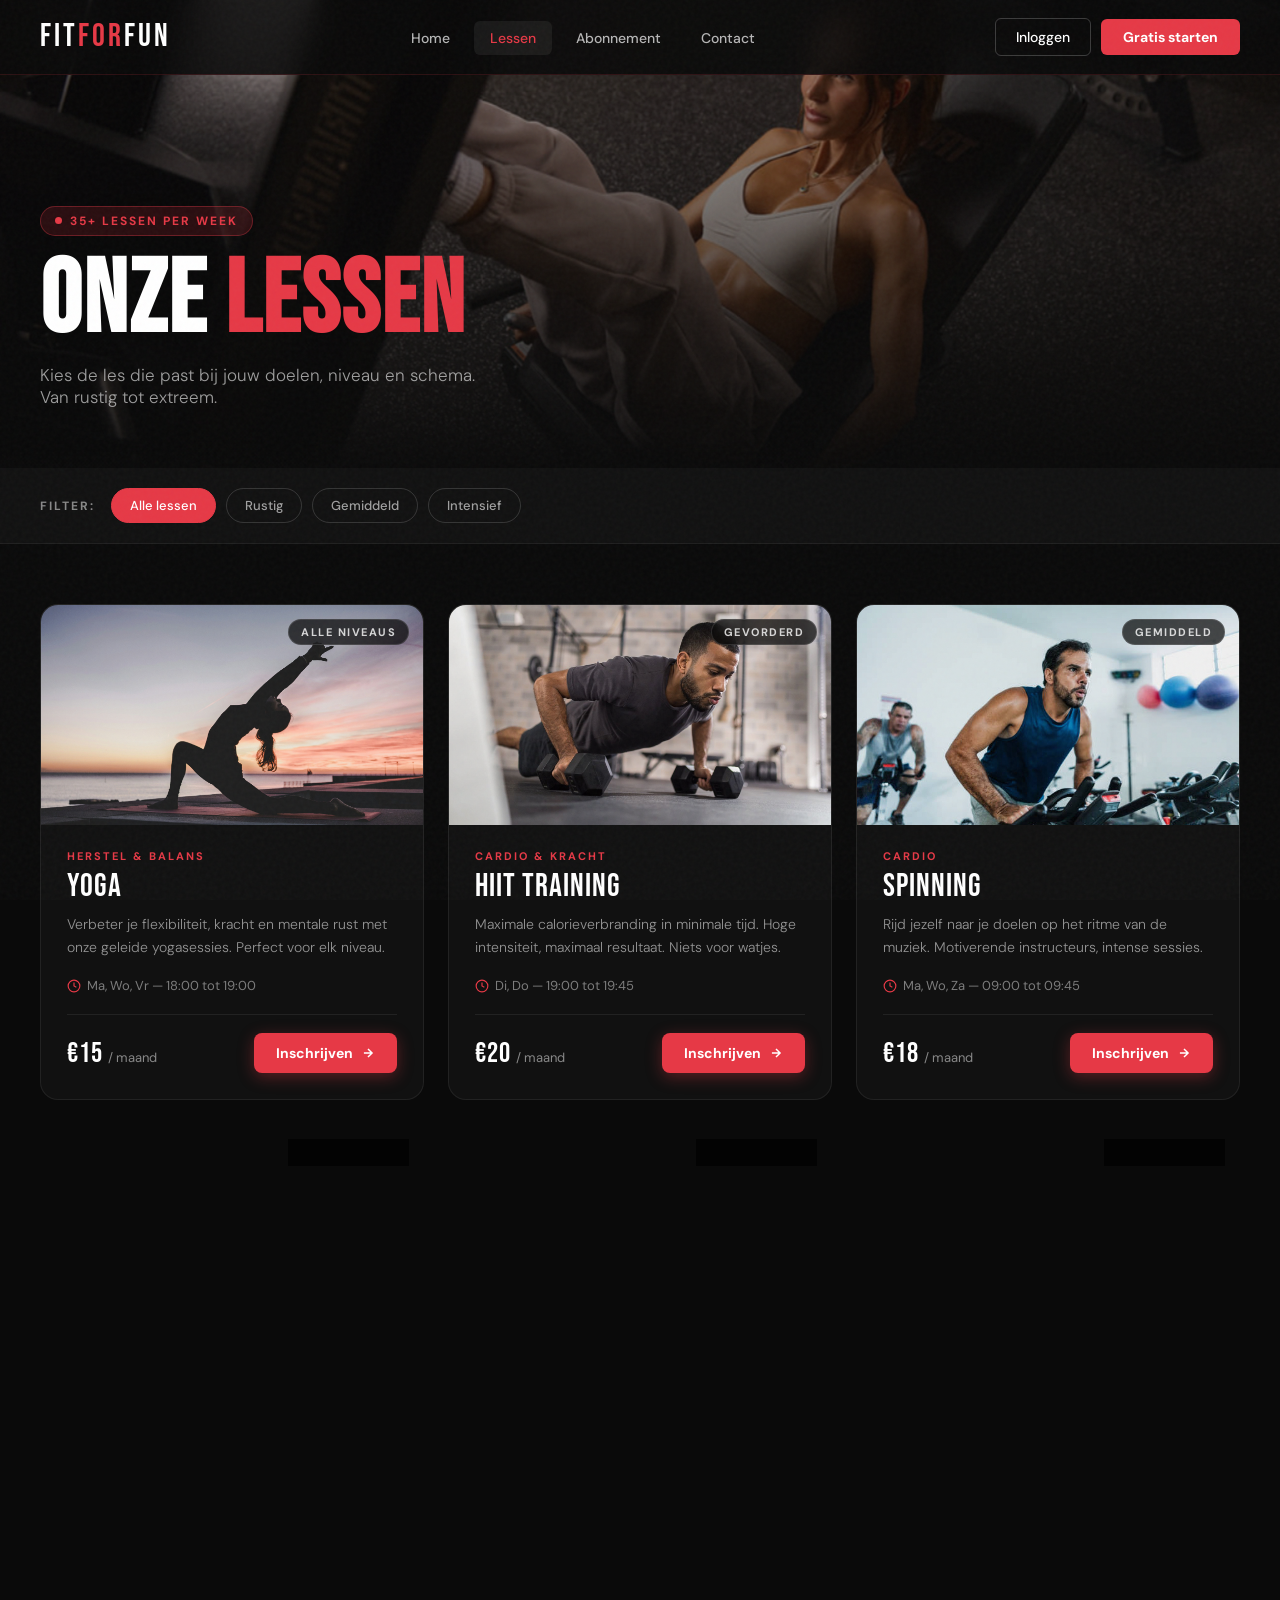
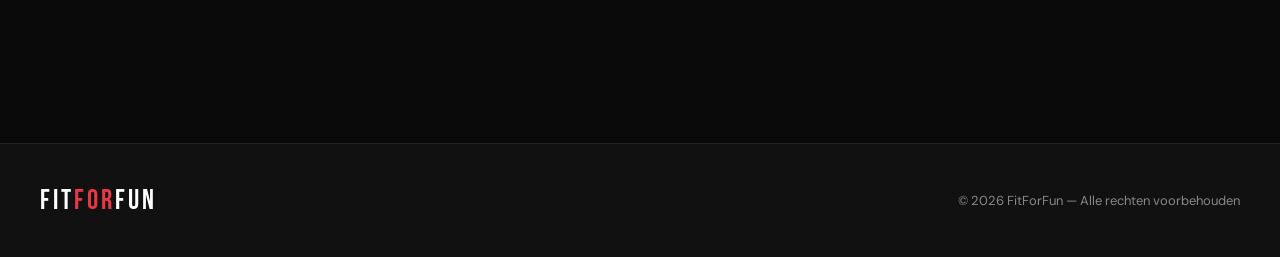
<file: lesson-signup.html>
<!DOCTYPE html>
<html lang="nl">
<head>
<meta charset="UTF-8">
<meta name="viewport" content="width=device-width, initial-scale=1.0">
<title>Inschrijven — FitForFun</title>
<link rel="preconnect" href="https://fonts.googleapis.com">
<link rel="preconnect" href="https://fonts.gstatic.com" crossorigin>
<link href="https://fonts.googleapis.com/css2?family=Bebas+Neue&family=DM+Sans:ital,wght@0,300;0,400;0,500;0,700;1,300&display=swap" rel="stylesheet">
<style>
*,*::before,*::after{margin:0;padding:0;box-sizing:border-box;}
:root{
  --red:#e63946;--red2:#ff4d5a;
  --dark:#0a0a0a;--dark2:#111111;--dark3:#1a1a1a;
  --gray:#888;
  --font-display:'Bebas Neue',sans-serif;
  --font-body:'DM Sans',sans-serif;
}
html{scroll-behavior:smooth;}
body{background:var(--dark);color:#fff;font-family:var(--font-body);overflow-x:hidden;min-height:100vh;}
body::before{content:'';position:fixed;inset:0;background-image:url("data:image/svg+xml,%3Csvg viewBox='0 0 256 256' xmlns='http://www.w3.org/2000/svg'%3E%3Cfilter id='n'%3E%3CfeTurbulence type='fractalNoise' baseFrequency='0.9' numOctaves='4' stitchTiles='stitch'/%3E%3C/filter%3E%3Crect width='100%25' height='100%25' filter='url(%23n)' opacity='1'/%3E%3C/svg%3E");opacity:.035;pointer-events:none;z-index:9999;}

/* HEADER */
header{position:fixed;top:0;left:0;right:0;z-index:500;display:flex;align-items:center;justify-content:space-between;padding:18px 40px;background:rgba(10,10,10,0.88);backdrop-filter:blur(14px);border-bottom:1px solid rgba(230,57,70,0.15);}
.logo{font-family:var(--font-display);font-size:32px;letter-spacing:3px;color:#fff;line-height:1;text-decoration:none;}
.logo span{color:var(--red);}
.nav-links{display:flex;gap:8px;list-style:none;}
.nav-links a{color:rgba(255,255,255,.7);text-decoration:none;font-size:14px;font-weight:500;padding:8px 16px;border-radius:6px;transition:.25s;}
.nav-links a:hover{color:#fff;background:rgba(255,255,255,.06);}
.nav-cta{display:flex;gap:10px;}
.btn-ghost{color:#fff;text-decoration:none;font-size:14px;font-weight:500;padding:9px 20px;border:1px solid rgba(255,255,255,.2);border-radius:6px;transition:.25s;}
.btn-ghost:hover{border-color:#fff;}
.btn-red{color:#fff;text-decoration:none;font-size:14px;font-weight:700;padding:9px 22px;background:var(--red);border-radius:6px;transition:.2s;}
.btn-red:hover{background:var(--red2);}
.burger{display:none;flex-direction:column;gap:5px;cursor:pointer;padding:8px;}
.burger span{display:block;width:24px;height:2px;background:#fff;border-radius:2px;}
.menu{position:fixed;top:0;left:-100%;width:min(320px,85vw);height:100vh;background:var(--dark2);z-index:1000;padding:90px 30px 30px;transition:left .4s cubic-bezier(.77,0,.18,1);border-right:1px solid rgba(230,57,70,.15);}
.menu.active{left:0;}
.menu a{display:block;color:rgba(255,255,255,.8);text-decoration:none;font-size:20px;font-weight:500;padding:14px 0;border-bottom:1px solid rgba(255,255,255,.06);transition:.2s;}
.menu a:hover{color:var(--red);padding-left:8px;}
.overlay{position:fixed;inset:0;background:rgba(0,0,0,.6);z-index:999;opacity:0;pointer-events:none;transition:.3s;}
.overlay.active{opacity:1;pointer-events:all;}

/* ─── MAIN LAYOUT ─── */
.signup-wrap{
  min-height:100vh;
  display:grid;
  grid-template-columns:1fr 1fr;
  padding-top:72px;
}

/* LEFT PANEL */
.signup-left{
  position:relative;overflow:hidden;display:flex;flex-direction:column;justify-content:flex-end;padding:60px;
  background:var(--dark3);
}
.signup-left-bg{
  position:absolute;inset:0;
  background:url('../img/gym.jpg') center/cover no-repeat;
  transition:transform 8s ease-out;
  animation:heroZoom 8s ease-out both;
}
@keyframes heroZoom{from{transform:scale(1.1);}to{transform:scale(1.04);}}
.signup-left-bg::after{content:'';position:absolute;inset:0;background:linear-gradient(to top,rgba(10,10,10,.95) 0%,rgba(10,10,10,.4) 100%);}
.signup-left-content{position:relative;z-index:2;}
.back-link{display:inline-flex;align-items:center;gap:8px;color:rgba(255,255,255,.5);text-decoration:none;font-size:13px;font-weight:500;margin-bottom:40px;transition:.2s;}
.back-link:hover{color:#fff;}
.lesson-info-card{background:rgba(255,255,255,.06);border:1px solid rgba(255,255,255,.1);backdrop-filter:blur(12px);border-radius:16px;padding:28px;}
.lesson-info-tag{font-size:11px;font-weight:700;letter-spacing:2px;text-transform:uppercase;color:var(--red);margin-bottom:12px;}
.lesson-info-name{font-family:var(--font-display);font-size:52px;letter-spacing:2px;line-height:.95;margin-bottom:16px;}
.lesson-info-desc{font-size:14px;font-weight:300;color:rgba(255,255,255,.6);line-height:1.65;margin-bottom:22px;}
.lesson-info-row{display:flex;align-items:center;gap:8px;font-size:13px;color:rgba(255,255,255,.5);margin-bottom:8px;}
.lesson-info-row svg{color:var(--red);}
.lesson-price-big{margin-top:22px;padding-top:20px;border-top:1px solid rgba(255,255,255,.1);}
.lesson-price-big .num{font-family:var(--font-display);font-size:56px;color:#fff;line-height:1;}
.lesson-price-big .per{font-size:13px;color:var(--gray);}

/* RIGHT PANEL — FORM */
.signup-right{
  background:var(--dark2);
  padding:60px 56px;
  overflow-y:auto;
  display:flex;flex-direction:column;justify-content:center;
}
.form-header{margin-bottom:40px;}
.form-header h1{font-family:var(--font-display);font-size:48px;letter-spacing:2px;margin-bottom:8px;}
.form-header p{font-size:14px;color:var(--gray);}

/* FORM ELEMENTS */
.form-row{display:grid;grid-template-columns:1fr 1fr;gap:16px;}
.form-group{margin-bottom:18px;}
.form-group label{display:block;font-size:12px;font-weight:700;letter-spacing:1.5px;text-transform:uppercase;color:rgba(255,255,255,.45);margin-bottom:8px;}
.form-group input,
.form-group textarea,
.form-group select{
  width:100%;background:rgba(255,255,255,.05);border:1px solid rgba(255,255,255,.1);
  color:#fff;font-family:var(--font-body);font-size:15px;font-weight:400;
  padding:13px 16px;border-radius:10px;transition:.2s;outline:none;
}
.form-group input:focus,
.form-group textarea:focus{border-color:var(--red);background:rgba(230,57,70,.06);}
.form-group input::placeholder,
.form-group textarea::placeholder{color:rgba(255,255,255,.2);}
.form-group input[type="date"]::-webkit-calendar-picker-indicator{filter:invert(1);opacity:.4;}
.form-group textarea{resize:vertical;min-height:80px;}

/* months + total */
.months-row{display:grid;grid-template-columns:1fr 1fr;gap:16px;align-items:end;margin-bottom:18px;}
.total-display{background:rgba(230,57,70,.08);border:1px solid rgba(230,57,70,.25);border-radius:10px;padding:13px 16px;display:flex;justify-content:space-between;align-items:center;}
.total-label{font-size:12px;font-weight:700;letter-spacing:1px;text-transform:uppercase;color:var(--gray);}
.total-amount{font-family:var(--font-display);font-size:28px;color:var(--red);}

/* checkbox */
.checkbox-row{display:flex;align-items:flex-start;gap:12px;margin-bottom:28px;}
.checkbox-row input[type=checkbox]{width:18px;height:18px;flex-shrink:0;margin-top:2px;accent-color:var(--red);cursor:pointer;}
.checkbox-row label{font-size:13px;color:rgba(255,255,255,.5);line-height:1.5;cursor:pointer;}
.checkbox-row a{color:var(--red);text-decoration:none;}

/* submit */
.submit-btn{
  width:100%;display:flex;align-items:center;justify-content:center;gap:10px;
  background:var(--red);color:#fff;font-family:var(--font-body);font-weight:700;font-size:16px;
  padding:17px 32px;border:none;border-radius:10px;cursor:pointer;
  transition:.2s;box-shadow:0 4px 24px rgba(230,57,70,.4);
}
.submit-btn:hover{background:var(--red2);transform:translateY(-1px);box-shadow:0 8px 32px rgba(230,57,70,.55);}
.submit-btn svg{transition:transform .2s;}
.submit-btn:hover svg{transform:translateX(4px);}

/* SUCCESS STATE */
.success-overlay{
  display:none;position:fixed;inset:0;z-index:2000;
  background:rgba(10,10,10,.97);
  flex-direction:column;align-items:center;justify-content:center;text-align:center;
  padding:40px;animation:fadeUp .5s ease;
}
.success-overlay.show{display:flex;}
.success-icon{width:80px;height:80px;background:rgba(230,57,70,.15);border:2px solid var(--red);border-radius:50%;display:flex;align-items:center;justify-content:center;font-size:36px;margin-bottom:28px;}
.success-overlay h2{font-family:var(--font-display);font-size:64px;letter-spacing:2px;margin-bottom:12px;}
.success-overlay p{font-size:16px;color:rgba(255,255,255,.6);max-width:400px;margin-bottom:36px;line-height:1.7;}
.success-overlay a{display:inline-flex;align-items:center;gap:8px;background:var(--red);color:#fff;font-weight:700;font-size:15px;padding:14px 28px;border-radius:8px;text-decoration:none;}

/* FOOTER */
footer{background:var(--dark2);border-top:1px solid rgba(255,255,255,.07);padding:30px 40px;}
.footer-inner{max-width:1200px;margin:0 auto;display:flex;justify-content:space-between;align-items:center;flex-wrap:wrap;gap:16px;}
.footer-logo{font-family:var(--font-display);font-size:24px;letter-spacing:3px;}
.footer-logo span{color:var(--red);}
.footer-copy{font-size:13px;color:var(--gray);}

@keyframes fadeUp{from{opacity:0;transform:translateY(20px);}to{opacity:1;transform:translateY(0);}}

@media(max-width:900px){
  .nav-links,.nav-cta{display:none;}
  .burger{display:flex;}
  header{padding:16px 24px;}
  .signup-wrap{grid-template-columns:1fr;}
  .signup-left{display:none;}
  .signup-right{padding:40px 24px;}
  .form-row{grid-template-columns:1fr;}
  .months-row{grid-template-columns:1fr;}
}
</style>
</head>
<body>

<div class="overlay" id="overlay" onclick="closeMenu()"></div>
<nav class="menu" id="menu">
  <a href="index.html">Home</a>
  <a href="lessen.html">Lessen</a>
  <a href="#">Abonnement</a>
  <a href="../login.php">Inloggen</a>
  <a href="../register.php">Registreren</a>
</nav>

<header>
  <a href="index.html" class="logo">Fit<span>For</span>Fun</a>
  <ul class="nav-links">
    <li><a href="index.html">Home</a></li>
    <li><a href="lessen.html">Lessen</a></li>
    <li><a href="#">Abonnement</a></li>
    <li><a href="#">Contact</a></li>
  </ul>
  <div class="nav-cta">
    <a href="../login.php" class="btn-ghost">Inloggen</a>
    <a href="../register.php" class="btn-red">Registreren</a>
  </div>
  <div class="burger" id="burgerBtn" onclick="toggleMenu()">
    <span></span><span></span><span></span>
  </div>
</header>

<div class="signup-wrap">

  <!-- LEFT: les info -->
  <div class="signup-left">
    <div class="signup-left-bg"></div>
    <div class="signup-left-content">
      <a href="lessen.html" class="back-link">
        <svg width="16" height="16" fill="none" stroke="currentColor" stroke-width="2.5" viewBox="0 0 24 24"><path d="M19 12H5M12 19l-7-7 7-7"/></svg>
        Terug naar lessen
      </a>
      <div class="lesson-info-card">
        <div class="lesson-info-tag">Je hebt gekozen voor</div>
        <div class="lesson-info-name" id="lessonName">—</div>
        <p class="lesson-info-desc" id="lessonDesc">Laad beschrijving...</p>
        <div class="lesson-info-row">
          <svg width="14" height="14" fill="none" stroke="currentColor" stroke-width="2" viewBox="0 0 24 24"><circle cx="12" cy="12" r="10"/><path d="M12 6v6l4 2"/></svg>
          <span id="lessonTime">—</span>
        </div>
        <div class="lesson-price-big">
          <div class="num" id="priceNum">€—</div>
          <div class="per">per maand</div>
        </div>
      </div>
    </div>
  </div>

  <!-- RIGHT: form -->
  <div class="signup-right">
    <div class="form-header">
      <h1>Inschrijven</h1>
      <p>Vul je gegevens in en begin jouw journey.</p>
    </div>

    <form id="signupForm">
      <div class="form-row">
        <div class="form-group">
          <label>Voornaam *</label>
          <input type="text" id="voornaam" placeholder="Jan" required>
        </div>
        <div class="form-group">
          <label>Achternaam *</label>
          <input type="text" id="achternaam" placeholder="Jansen" required>
        </div>
      </div>

      <div class="form-group">
        <label>E-mailadres *</label>
        <input type="email" id="email" placeholder="jan@email.nl" required>
      </div>

      <div class="form-row">
        <div class="form-group">
          <label>Telefoonnummer *</label>
          <input type="tel" id="telefoon" placeholder="06 12 34 56 78" required>
        </div>
        <div class="form-group">
          <label>Geboortedatum *</label>
          <input type="date" id="geboortedatum" required>
        </div>
      </div>

      <div class="form-group">
        <label>Adres *</label>
        <input type="text" id="adres" placeholder="Straatnaam 1" required>
      </div>

      <div class="form-row">
        <div class="form-group">
          <label>Stad *</label>
          <input type="text" id="stad" placeholder="Amsterdam" required>
        </div>
        <div class="form-group">
          <label>Postcode *</label>
          <input type="text" id="postcode" placeholder="1234 AB" required>
        </div>
      </div>

      <div class="months-row">
        <div class="form-group" style="margin-bottom:0">
          <label>Aantal maanden *</label>
          <input type="number" id="maanden" min="1" max="24" value="1" required>
        </div>
        <div class="total-display">
          <span class="total-label">Totaal</span>
          <span class="total-amount" id="totalPrice">€0</span>
        </div>
      </div>

      <div class="form-group">
        <label>Opmerkingen (optioneel)</label>
        <textarea id="opmerkingen" placeholder="Blessures, allergieën, of andere opmerkingen..."></textarea>
      </div>

      <div class="checkbox-row">
        <input type="checkbox" id="voorwaarden" required>
        <label for="voorwaarden">Ik ga akkoord met de <a href="#">algemene voorwaarden</a> en het <a href="#">privacybeleid</a> van FitForFun.</label>
      </div>

      <button type="submit" class="submit-btn">
        Bevestig inschrijving
        <svg width="16" height="16" fill="none" stroke="currentColor" stroke-width="2.5" viewBox="0 0 24 24"><path d="M5 12h14M12 5l7 7-7 7"/></svg>
      </button>
    </form>
  </div>
</div>

<!-- SUCCESS -->
<div class="success-overlay" id="successOverlay">
  <div class="success-icon">✓</div>
  <h2>Gelukt!</h2>
  <p id="successMsg">Je bent ingeschreven. Je ontvangt een bevestiging per mail. Welkom bij FitForFun!</p>
  <a href="lessen.html">← Terug naar lessen</a>
</div>

<script>
function toggleMenu(){document.getElementById('menu').classList.toggle('active');document.getElementById('overlay').classList.toggle('active');}
function closeMenu(){document.getElementById('menu').classList.remove('active');document.getElementById('overlay').classList.remove('active');}

const descriptions={
  'Yoga':'Verbeter je flexibiliteit, kracht en mentale rust met onze geleide yogasessies. Perfect voor elk niveau.',
  'HIIT':'Maximale calorieverbranding in minimale tijd. Hoge intensiteit, maximaal resultaat.',
  'Spinning':'Rijd jezelf naar je doelen op het ritme van de muziek. Motiverende instructeurs, intense sessies.',
  'Pilates':'Versterk je kernspieren van binnenuit. Gericht, gecontroleerd en effectief.',
  'Zumba':'Fitnessen voelt nooit als sporten. Energieke Latin-beats en plezier.',
  'Krachttraining':'Bouw echte spiermassa en kracht op met begeleide sessies van professionele coaches.'
};
const times={
  'Yoga':'Ma, Wo, Vr — 18:00 tot 19:00',
  'HIIT':'Di, Do — 19:00 tot 19:45',
  'Spinning':'Ma, Wo, Za — 09:00 tot 09:45',
  'Pilates':'Di, Do — 10:00 tot 11:00',
  'Zumba':'Za, Zo — 16:00 tot 17:00',
  'Krachttraining':'Ma, Wo, Vr — 19:00 tot 20:00'
};

let lessonName,lessonPrice;

document.addEventListener('DOMContentLoaded',()=>{
  const p=new URLSearchParams(window.location.search);
  lessonName=p.get('lesson');
  lessonPrice=parseFloat(p.get('price'));
  if(!lessonName||!lessonPrice){window.location.href='lessen.html';return;}

  document.getElementById('lessonName').textContent=lessonName;
  document.getElementById('lessonDesc').textContent=descriptions[lessonName]||'Professionele fitnesles.';
  document.getElementById('lessonTime').textContent=times[lessonName]||'—';
  document.getElementById('priceNum').textContent='€'+lessonPrice;
  updateTotal();

  document.getElementById('maanden').addEventListener('input',updateTotal);
});

function updateTotal(){
  const m=parseInt(document.getElementById('maanden').value)||1;
  document.getElementById('totalPrice').textContent='€'+(lessonPrice*m).toFixed(2);
}

document.getElementById('signupForm').addEventListener('submit',e=>{
  e.preventDefault();
  const naam=document.getElementById('voornaam').value;
  const m=parseInt(document.getElementById('maanden').value);
  document.getElementById('successMsg').textContent=
    `${naam}, je bent ingeschreven voor ${lessonName} (${m} maand${m>1?'en':''}). Je ontvangt een bevestiging per mail. Welkom bij FitForFun!`;
  document.getElementById('successOverlay').classList.add('show');
});
</script>
</body>
</html>
</file>
<file: css/style.css>
*{
margin:0;
padding:0;
box-sizing:border-box;
font-family:Arial;
}

body{
background:#0f0f0f;
color:#ffffff;
}

/* HEADER */

header{
display:flex;
align-items:center;
justify-content:space-between;
padding:20px;
background:linear-gradient(135deg, #111 0%, #1a1a1a 100%);
box-shadow:0 4px 15px rgba(230, 57, 70, 0.2);
}

.logo{
font-size:28px;
font-weight:bold;
color:#e63946;
letter-spacing:2px;
}

.burger{
font-size:32px;
cursor:pointer;
color:white;
padding:10px;
border-radius:8px;
transition:0.3s;
}

.burger:hover{
background:#e63946;
color:white;
}

/* MENU */

.menu{
position:fixed;
top:0;
left:-300px;
width:300px;
height:100vh;
background:linear-gradient(180deg, #111 0%, #0a0a0a 100%);
padding:80px 30px 20px 30px;
transition:0.4s ease-out;
z-index:1000;
box-shadow:4px 0 20px rgba(0,0,0,0.5);
overflow-y:auto;
}

.menu a{
display:block;
color:white;
text-decoration:none;
margin:15px 0;
font-size:18px;
padding:15px 20px;
border-radius:8px;
transition:0.3s;
font-weight:500;
border-left:4px solid transparent;
}

.menu a:hover{
color:#e63946;
background:rgba(230, 57, 70, 0.1);
border-left-color:#e63946;
padding-left:25px;
}

.menu.active{
left:0;
box-shadow:-4px 0 20px rgba(0,0,0,0.5);
}

/* HERO */

.hero{
height:90vh;
background:url("../img/gym.jpg") center/cover no-repeat;
display:flex;
align-items:center;
justify-content:center;
text-align:center;
}

.hero-text{
background:rgba(0,0,0,0.7);
padding:40px;
border-radius:10px;
}

.hero h1{
font-size:50px;
margin-bottom:20px;
}

.hero-text p{
font-size:18px;
margin-bottom:30px;
color:#ffffff;
}

.btn{
background:#e63946;
color:white;
padding:12px 25px;
text-decoration:none;
font-weight:bold;
border-radius:5px;
}

.btn:hover{
background:#ff4d5a;
}

/* ABOUT */

.about{
padding:80px 20px;
text-align:center;
}

.about h2{
color:#e63946;
margin-bottom:20px;
}

/* GALLERY */

.gallery{
padding:80px 20px;
text-align:center;
}

.gallery h2{
color:#e63946;
margin-bottom:40px;
}

.images{
display:grid;
grid-template-columns:repeat(auto-fit, minmax(280px, 1fr));
gap:25px;
justify-items:center;
}

.image-card{
position:relative;
overflow:hidden;
border-radius:15px;
box-shadow:0 8px 25px rgba(230, 57, 70, 0.3);
transition:0.4s;
width:100%;
max-width:350px;
height:250px;
}

.image-card:hover{
transform:translateY(-10px) scale(1.02);
box-shadow:0 15px 40px rgba(230, 57, 70, 0.5);
}

.image-card img{
width:100%;
height:100%;
object-fit:cover;
display:block;
}

.placeholder-img{
width:100%;
height:100%;
display:flex;
align-items:center;
justify-content:center;
font-size:80px;
}

/* FOOTER */

footer{
background:#111;
padding:20px;
text-align:center;
margin-top:40px;
}
</file>
